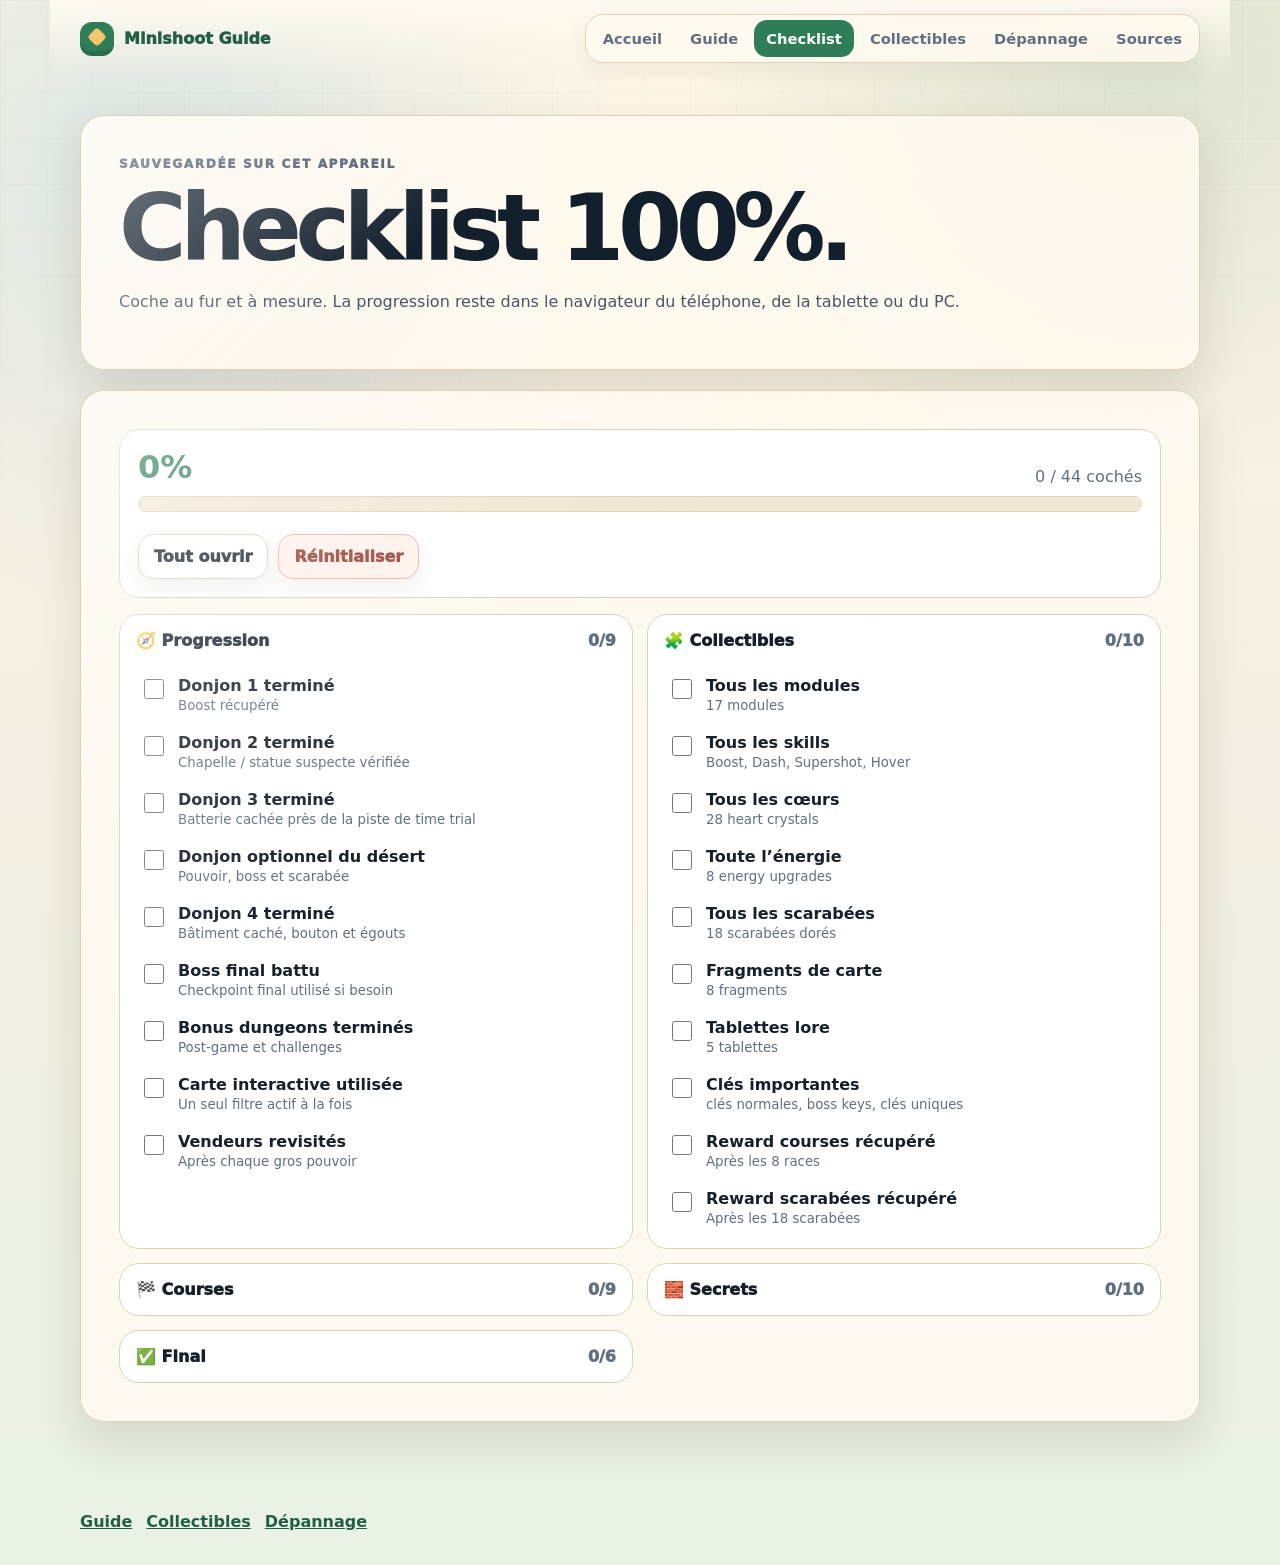
<file: checklist.html>
<!doctype html>
<html lang="fr">
<head>
  <meta charset="utf-8">
  <meta name="viewport" content="width=device-width, initial-scale=1, viewport-fit=cover">
  <meta name="theme-color" content="#07121f">
  <title>Checklist 100% — Minishoot Guide FR</title>
  <link rel="stylesheet" href="assets/site.css">
  <link rel="stylesheet" href="assets/site-extra.css">
</head>
<body>
  <div class="page-glow" aria-hidden="true"></div>
  <header class="site-header">
    <a class="logo" href="index.html"><span></span>Minishoot Guide</a>
    <button class="menu-button" type="button" aria-label="Menu" aria-expanded="false">☰</button>
    <nav class="site-nav">
      <a href="index.html">Accueil</a><a href="guide.html">Guide</a><a class="active" href="checklist.html">Checklist</a><a href="collectibles.html">Collectibles</a><a href="depannage.html">Dépannage</a><a href="sources.html">Sources</a>
    </nav>
  </header>
  <main>
    <section class="page-hero reveal">
      <p class="tag">Sauvegardée sur cet appareil</p>
      <h1>Checklist 100%.</h1>
      <p>Coche au fur et à mesure. La progression reste dans le navigateur du téléphone, de la tablette ou du PC.</p>
    </section>

    <section class="section reveal">
      <div class="progress-panel">
        <div><strong id="progressText">0%</strong><span id="progressCount">0 / 0 cochés</span></div>
        <div class="progress"><span id="progressBar"></span></div>
        <div class="actions"><button id="expandAll" type="button">Tout ouvrir</button><button id="resetChecklist" class="danger" type="button">Réinitialiser</button></div>
      </div>
      <div id="checklistRoot" class="checklist-grid"></div>
    </section>
  </main>
  <footer class="site-footer"><a href="guide.html">Guide</a><a href="collectibles.html">Collectibles</a><a href="depannage.html">Dépannage</a></footer>
  <script src="assets/site.js" defer></script>
</body>
</html>
</file>
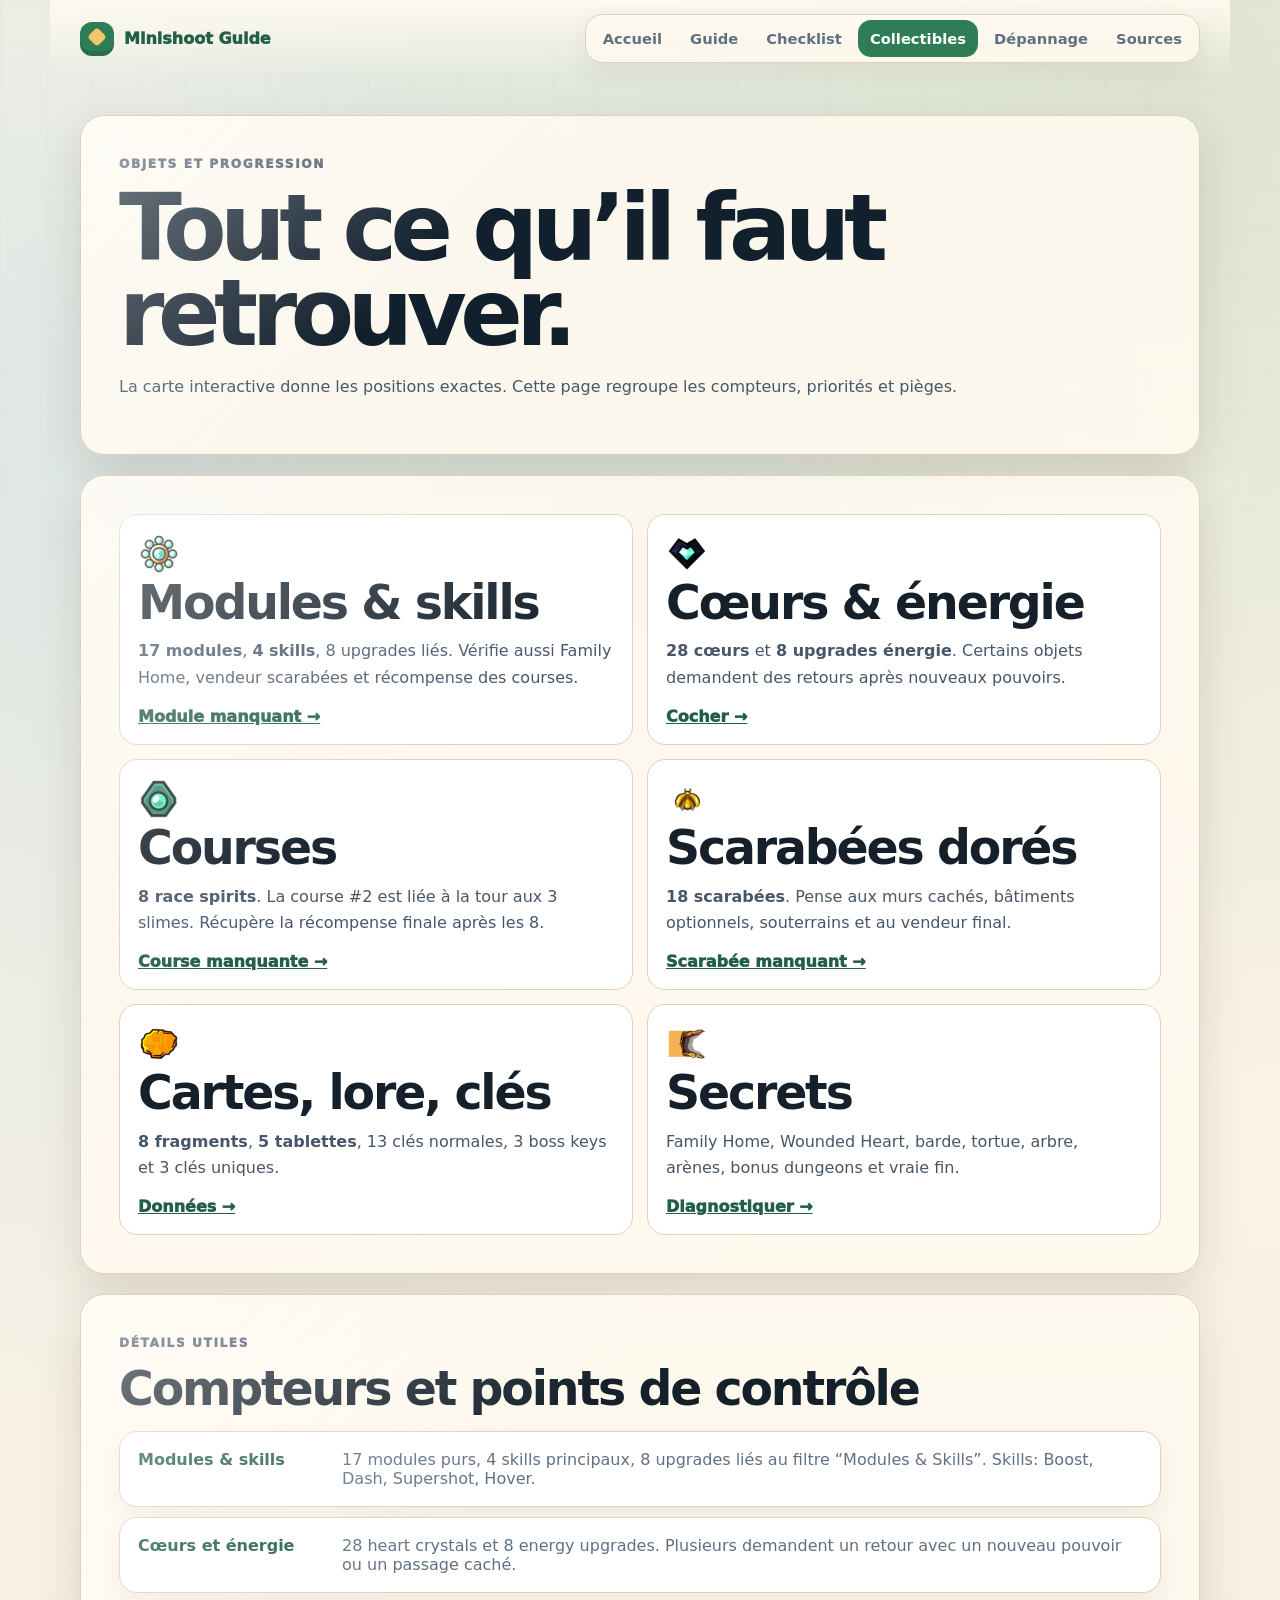
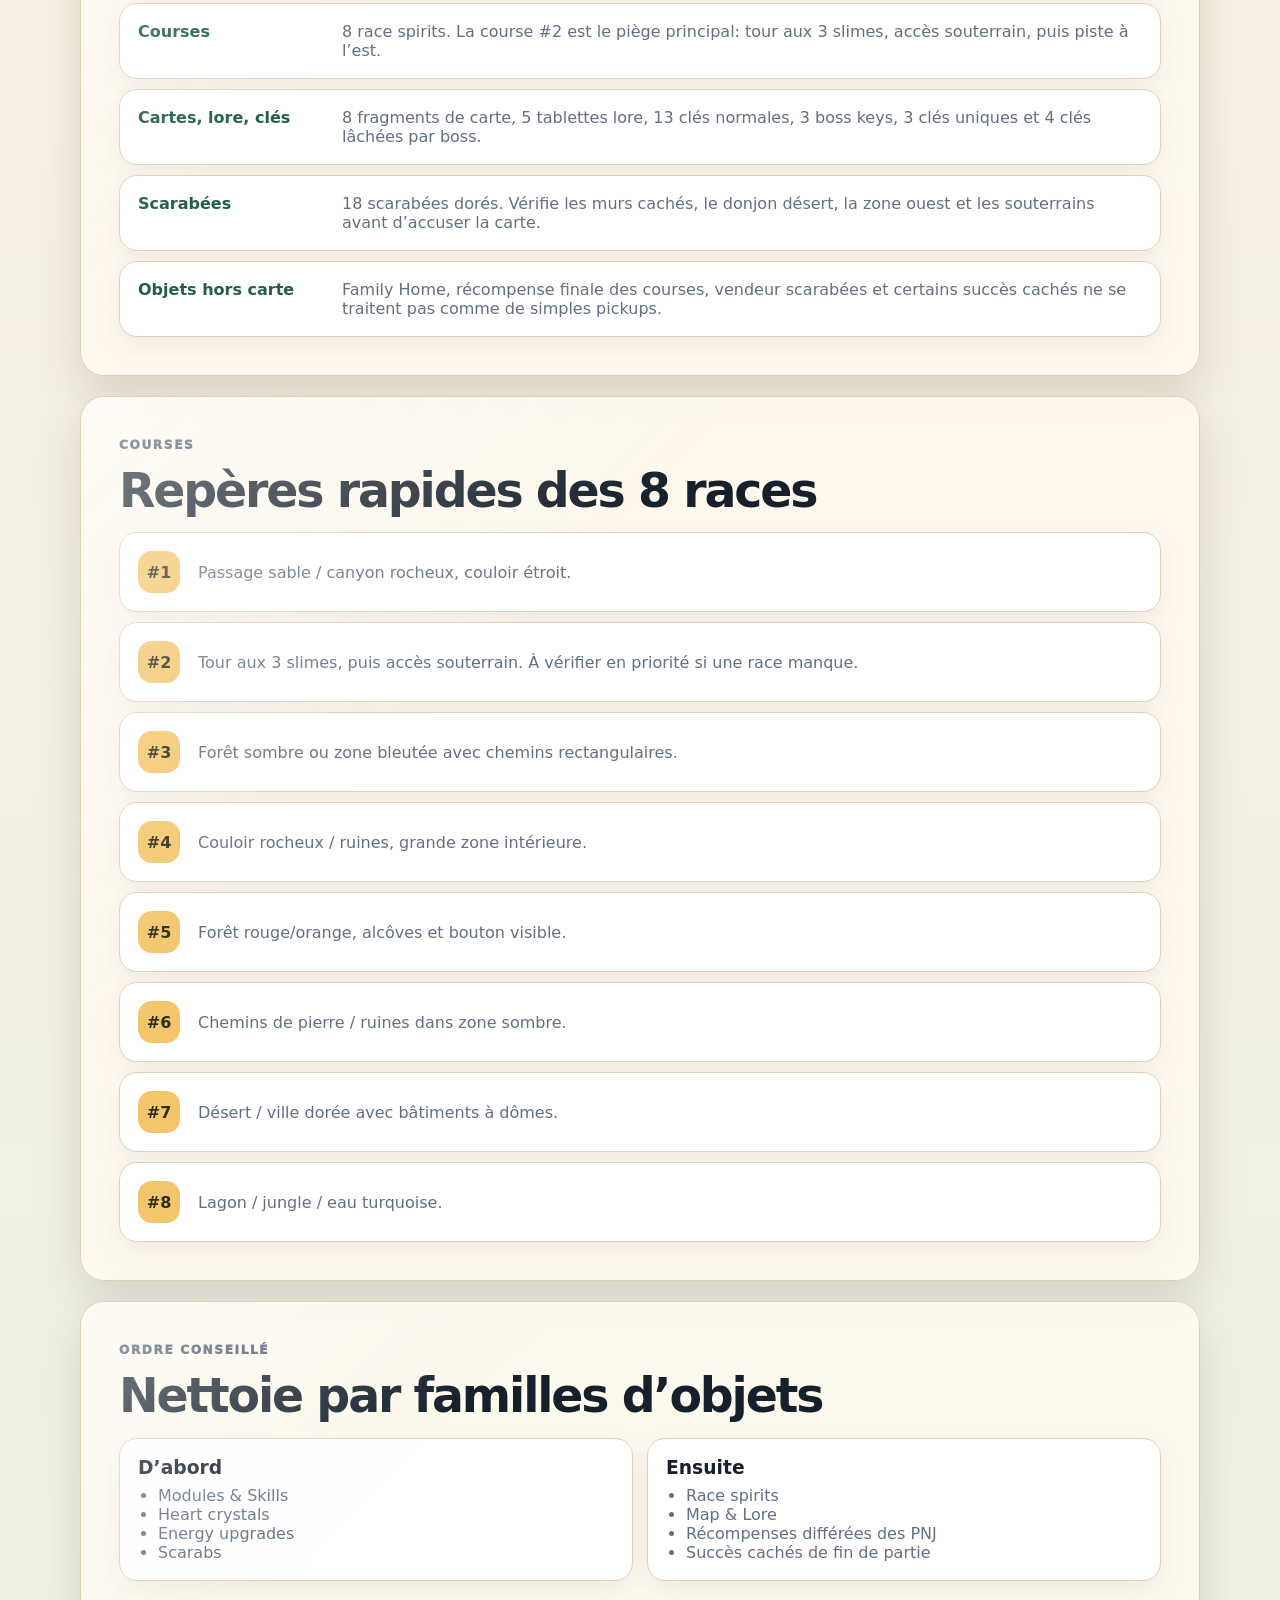
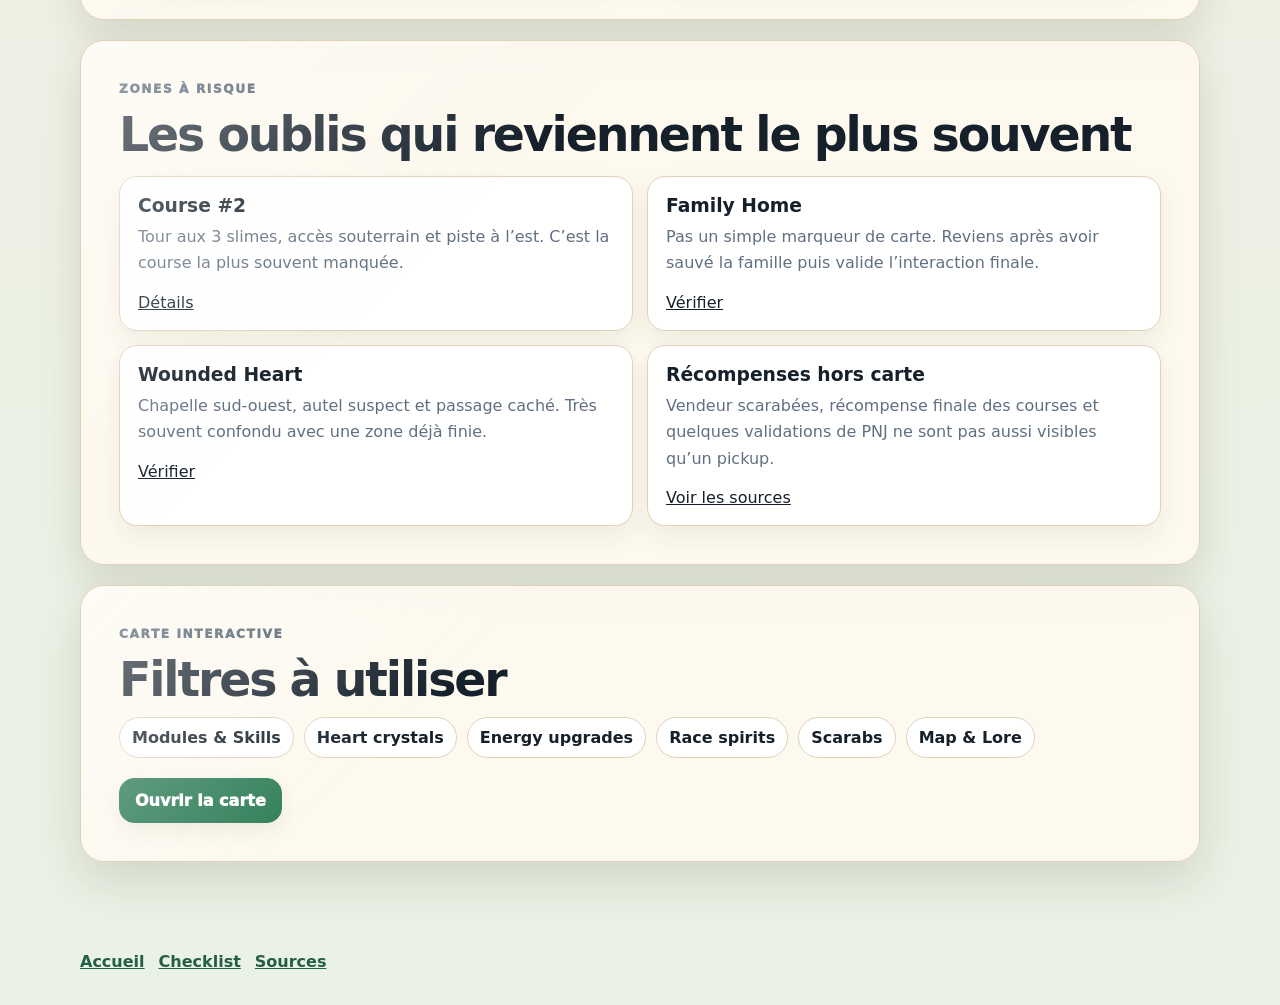
<file: collectibles.html>
<!doctype html>
<html lang="fr">
<head>
  <meta charset="utf-8">
  <meta name="viewport" content="width=device-width, initial-scale=1, viewport-fit=cover">
  <meta name="theme-color" content="#07121f">
  <title>Collectibles — Minishoot Guide FR</title>
  <link rel="stylesheet" href="assets/site.css">
  <link rel="stylesheet" href="assets/site-extra.css">
</head>
<body>
  <div class="page-glow" aria-hidden="true"></div>
  <header class="site-header">
    <a class="logo" href="index.html"><span></span>Minishoot Guide</a>
    <button class="menu-button" type="button" aria-label="Menu" aria-expanded="false">☰</button>
    <nav class="site-nav">
      <a href="index.html">Accueil</a><a href="guide.html">Guide</a><a href="checklist.html">Checklist</a><a class="active" href="collectibles.html">Collectibles</a><a href="depannage.html">Dépannage</a><a href="sources.html">Sources</a>
    </nav>
  </header>
  <main>
    <section class="page-hero reveal"><p class="tag">Objets et progression</p><h1>Tout ce qu’il faut retrouver.</h1><p>La carte interactive donne les positions exactes. Cette page regroupe les compteurs, priorités et pièges.</p></section>

    <section class="section reveal"><div class="collection-grid stagger">
      <article id="modules"><img class="icon" src="docs/assets/map-icons/module.png" alt=""><h2>Modules & skills</h2><p><strong>17 modules</strong>, <strong>4 skills</strong>, 8 upgrades liés. Vérifie aussi Family Home, vendeur scarabées et récompense des courses.</p><a href="depannage.html#module">Module manquant →</a></article>
      <article><img class="icon" src="docs/assets/map-icons/heart-crystal.png" alt=""><h2>Cœurs & énergie</h2><p><strong>28 cœurs</strong> et <strong>8 upgrades énergie</strong>. Certains objets demandent des retours après nouveaux pouvoirs.</p><a href="checklist.html">Cocher →</a></article>
      <article id="courses"><img class="icon" src="docs/assets/map-icons/race-spirit.png" alt=""><h2>Courses</h2><p><strong>8 race spirits</strong>. La course #2 est liée à la tour aux 3 slimes. Récupère la récompense finale après les 8.</p><a href="depannage.html#course">Course manquante →</a></article>
      <article id="scarabees"><img class="icon" src="docs/assets/map-icons/golden-scarab.png" alt=""><h2>Scarabées dorés</h2><p><strong>18 scarabées</strong>. Pense aux murs cachés, bâtiments optionnels, souterrains et au vendeur final.</p><a href="depannage.html#scarabee">Scarabée manquant →</a></article>
      <article><img class="icon" src="docs/assets/map-icons/map-piece.png" alt=""><h2>Cartes, lore, clés</h2><p><strong>8 fragments</strong>, <strong>5 tablettes</strong>, 13 clés normales, 3 boss keys et 3 clés uniques.</p><a href="sources.html">Données →</a></article>
      <article><img class="icon" src="docs/assets/map-icons/tunnel.png" alt=""><h2>Secrets</h2><p>Family Home, Wounded Heart, barde, tortue, arbre, arènes, bonus dungeons et vraie fin.</p><a href="depannage.html">Diagnostiquer →</a></article>
    </div></section>

    <section class="section reveal">
      <div class="section-title">
        <p class="tag">Détails utiles</p>
        <h2>Compteurs et points de contrôle</h2>
      </div>
      <div class="data-list">
        <article><strong>Modules & skills</strong><span>17 modules purs, 4 skills principaux, 8 upgrades liés au filtre “Modules & Skills”. Skills: Boost, Dash, Supershot, Hover.</span></article>
        <article><strong>Cœurs et énergie</strong><span>28 heart crystals et 8 energy upgrades. Plusieurs demandent un retour avec un nouveau pouvoir ou un passage caché.</span></article>
        <article><strong>Courses</strong><span>8 race spirits. La course #2 est le piège principal: tour aux 3 slimes, accès souterrain, puis piste à l’est.</span></article>
        <article><strong>Cartes, lore, clés</strong><span>8 fragments de carte, 5 tablettes lore, 13 clés normales, 3 boss keys, 3 clés uniques et 4 clés lâchées par boss.</span></article>
        <article><strong>Scarabées</strong><span>18 scarabées dorés. Vérifie les murs cachés, le donjon désert, la zone ouest et les souterrains avant d’accuser la carte.</span></article>
        <article><strong>Objets hors carte</strong><span>Family Home, récompense finale des courses, vendeur scarabées et certains succès cachés ne se traitent pas comme de simples pickups.</span></article>
      </div>
    </section>

    <section class="section reveal">
      <div class="section-title">
        <p class="tag">Courses</p>
        <h2>Repères rapides des 8 races</h2>
      </div>
      <div class="race-list">
        <article><b>#1</b><span>Passage sable / canyon rocheux, couloir étroit.</span></article>
        <article><b>#2</b><span>Tour aux 3 slimes, puis accès souterrain. À vérifier en priorité si une race manque.</span></article>
        <article><b>#3</b><span>Forêt sombre ou zone bleutée avec chemins rectangulaires.</span></article>
        <article><b>#4</b><span>Couloir rocheux / ruines, grande zone intérieure.</span></article>
        <article><b>#5</b><span>Forêt rouge/orange, alcôves et bouton visible.</span></article>
        <article><b>#6</b><span>Chemins de pierre / ruines dans zone sombre.</span></article>
        <article><b>#7</b><span>Désert / ville dorée avec bâtiments à dômes.</span></article>
        <article><b>#8</b><span>Lagon / jungle / eau turquoise.</span></article>
      </div>
    </section>

    <section class="section reveal">
      <div class="section-title">
        <p class="tag">Ordre conseillé</p>
        <h2>Nettoie par familles d’objets</h2>
      </div>
      <div class="bullet-panels stagger">
        <article class="bullet-card">
          <h3>D’abord</h3>
          <ul>
            <li>Modules & Skills</li>
            <li>Heart crystals</li>
            <li>Energy upgrades</li>
            <li>Scarabs</li>
          </ul>
        </article>
        <article class="bullet-card">
          <h3>Ensuite</h3>
          <ul>
            <li>Race spirits</li>
            <li>Map & Lore</li>
            <li>Récompenses différées des PNJ</li>
            <li>Succès cachés de fin de partie</li>
          </ul>
        </article>
      </div>
    </section>

    <section class="section reveal">
      <div class="section-title">
        <p class="tag">Zones à risque</p>
        <h2>Les oublis qui reviennent le plus souvent</h2>
      </div>
      <div class="info-grid stagger">
        <article class="info-card">
          <h3>Course #2</h3>
          <p>Tour aux 3 slimes, accès souterrain et piste à l’est. C’est la course la plus souvent manquée.</p>
          <a href="depannage.html#course">Détails</a>
        </article>
        <article class="info-card">
          <h3>Family Home</h3>
          <p>Pas un simple marqueur de carte. Reviens après avoir sauvé la famille puis valide l’interaction finale.</p>
          <a href="depannage.html#family">Vérifier</a>
        </article>
        <article class="info-card">
          <h3>Wounded Heart</h3>
          <p>Chapelle sud-ouest, autel suspect et passage caché. Très souvent confondu avec une zone déjà finie.</p>
          <a href="depannage.html#wounded">Vérifier</a>
        </article>
        <article class="info-card">
          <h3>Récompenses hors carte</h3>
          <p>Vendeur scarabées, récompense finale des courses et quelques validations de PNJ ne sont pas aussi visibles qu’un pickup.</p>
          <a href="sources.html">Voir les sources</a>
        </article>
      </div>
    </section>

    <section class="section reveal"><p class="tag">Carte interactive</p><h2>Filtres à utiliser</h2><div class="filter-list"><b>Modules & Skills</b><b>Heart crystals</b><b>Energy upgrades</b><b>Race spirits</b><b>Scarabs</b><b>Map & Lore</b></div><a class="button primary" href="https://minishoot-map.github.io/" target="_blank" rel="noreferrer">Ouvrir la carte</a></section>
  </main>
  <footer class="site-footer"><a href="index.html">Accueil</a><a href="checklist.html">Checklist</a><a href="sources.html">Sources</a></footer>
  <script src="assets/site.js" defer></script>
</body>
</html>
</file>
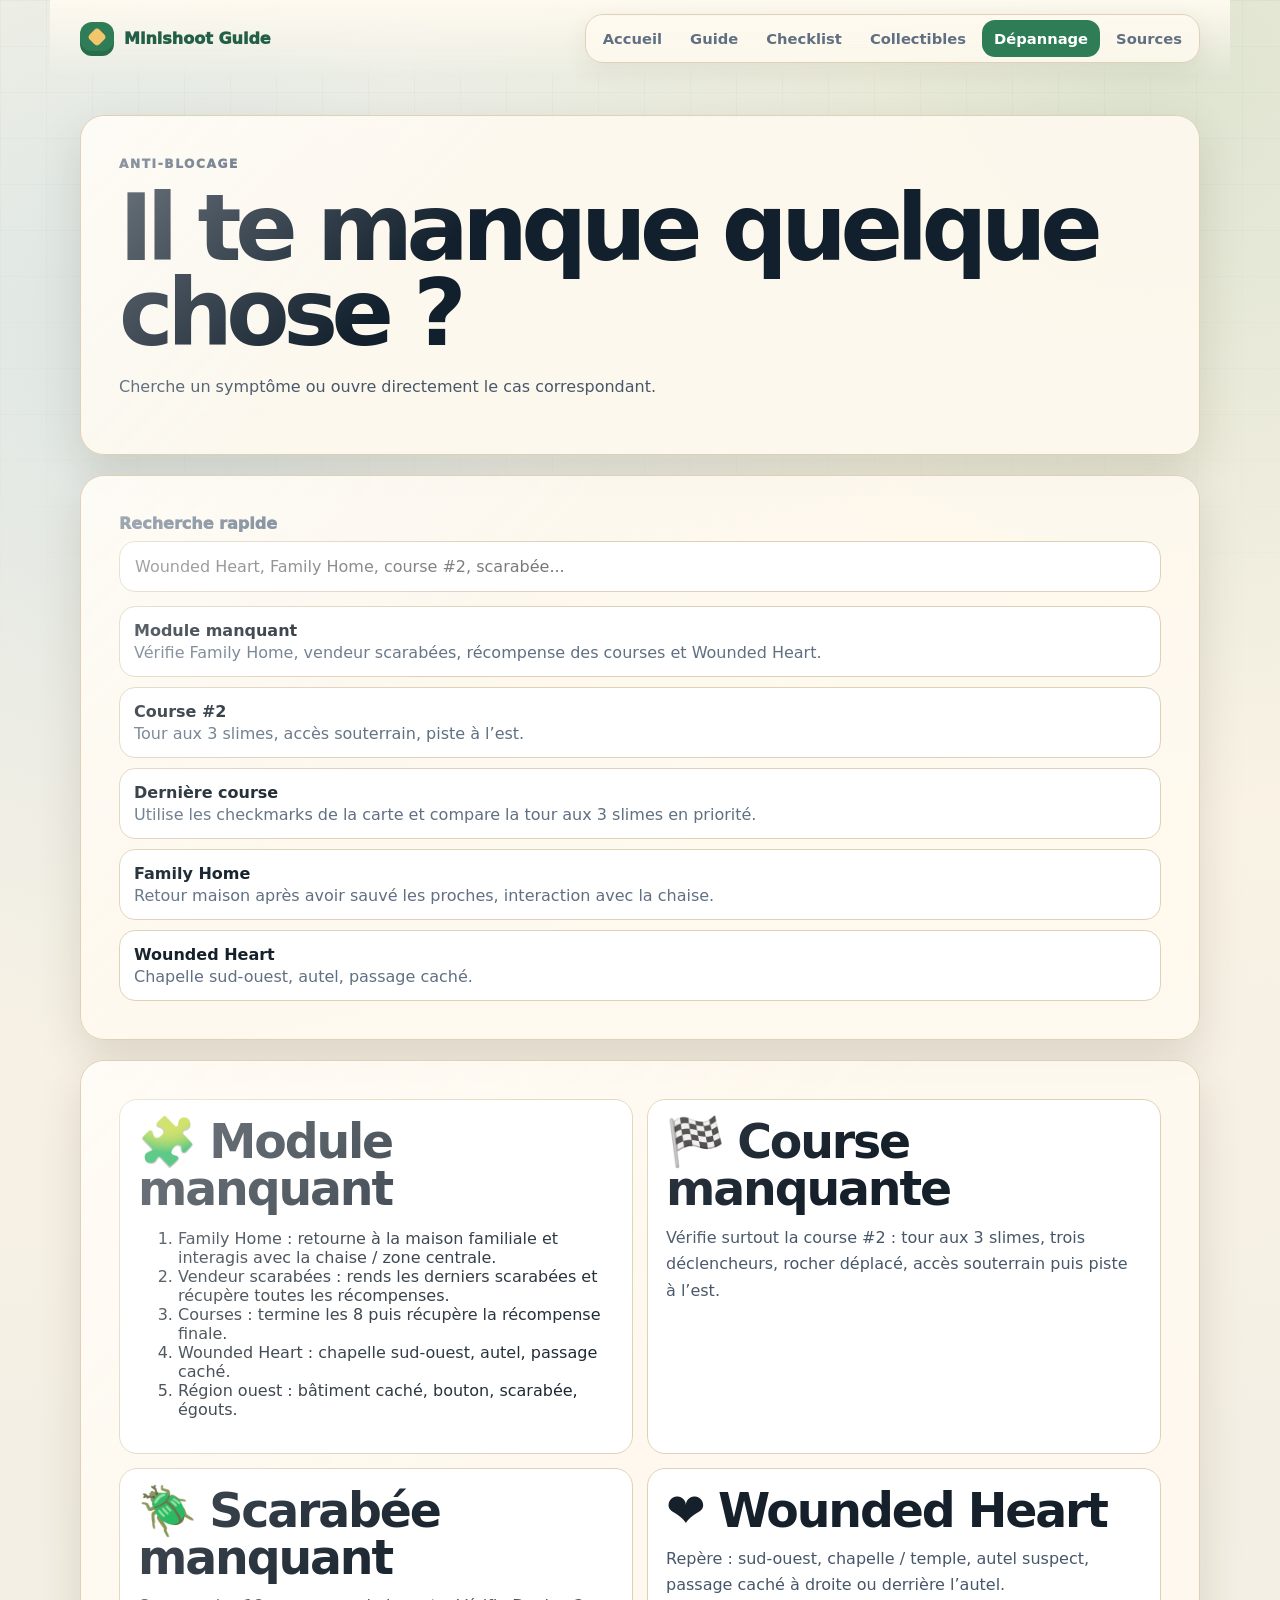
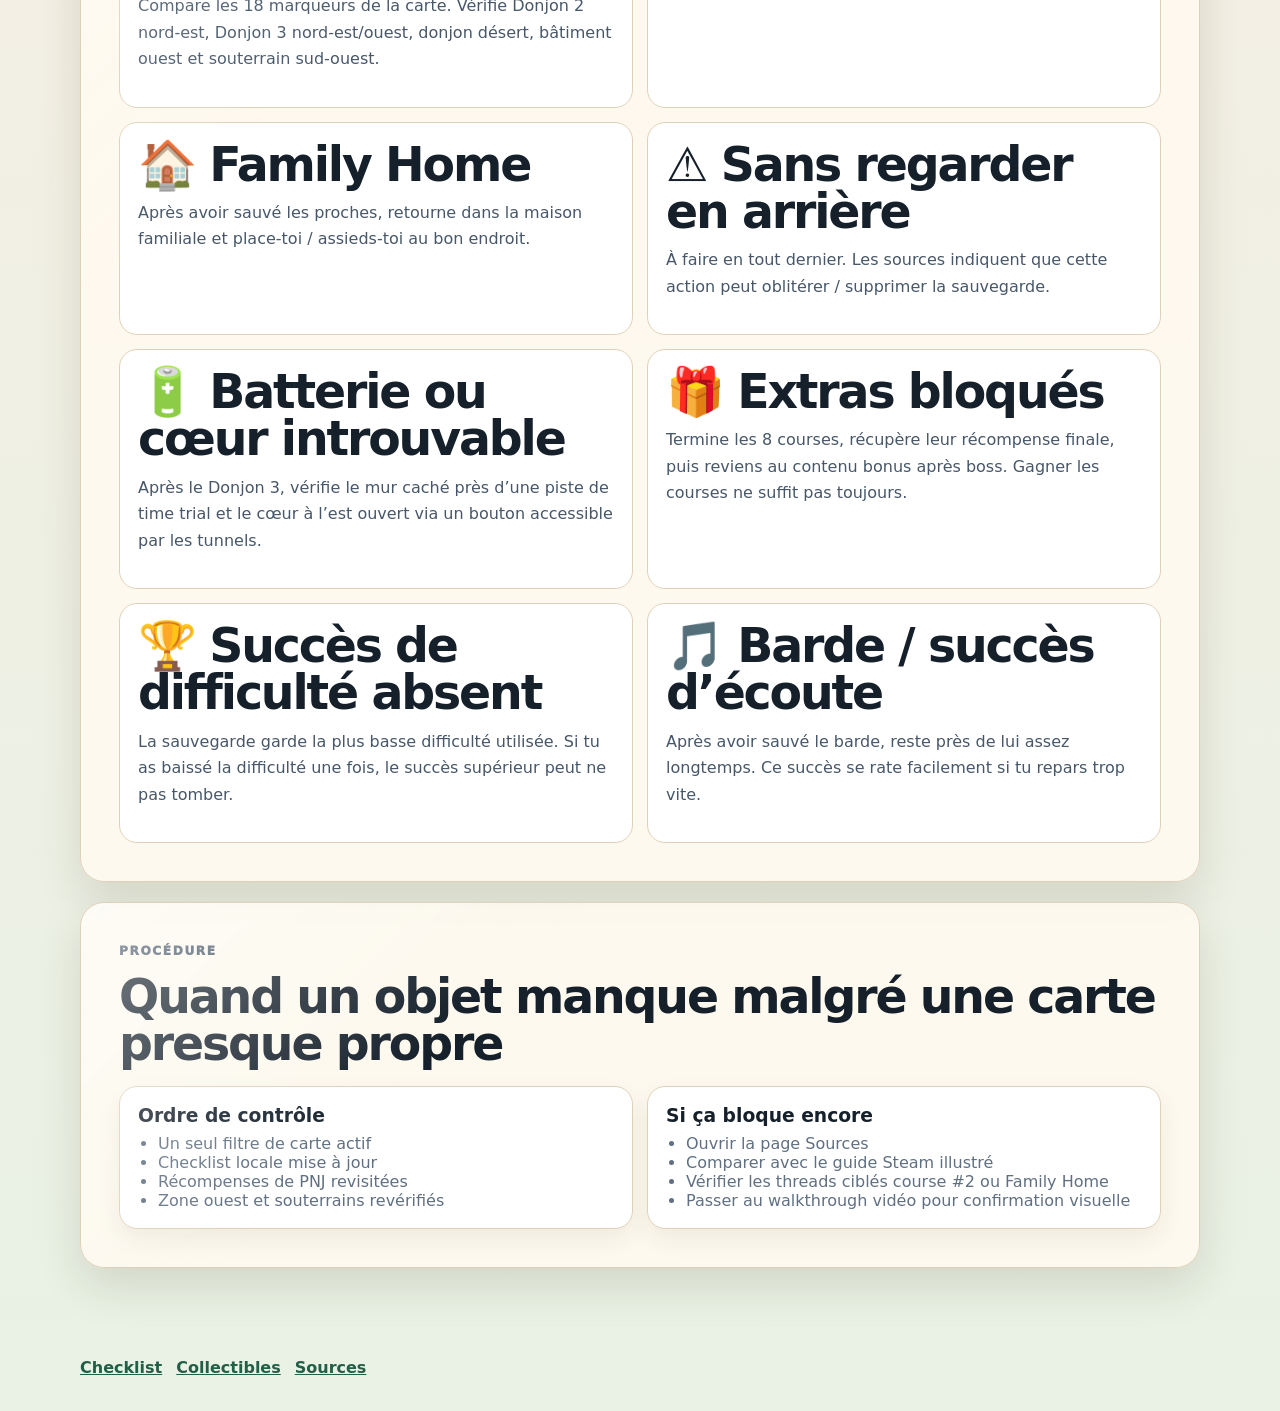
<file: depannage.html>
<!doctype html>
<html lang="fr">
<head>
  <meta charset="utf-8">
  <meta name="viewport" content="width=device-width, initial-scale=1, viewport-fit=cover">
  <meta name="theme-color" content="#07121f">
  <title>Dépannage — Minishoot Guide FR</title>
  <link rel="stylesheet" href="assets/site.css">
  <link rel="stylesheet" href="assets/site-extra.css">
</head>
<body>
  <div class="page-glow" aria-hidden="true"></div>
  <header class="site-header"><a class="logo" href="index.html"><span></span>Minishoot Guide</a><button class="menu-button" type="button" aria-label="Menu" aria-expanded="false">☰</button><nav class="site-nav"><a href="index.html">Accueil</a><a href="guide.html">Guide</a><a href="checklist.html">Checklist</a><a href="collectibles.html">Collectibles</a><a class="active" href="depannage.html">Dépannage</a><a href="sources.html">Sources</a></nav></header>
  <main>
    <section class="page-hero reveal"><p class="tag">Anti-blocage</p><h1>Il te manque quelque chose ?</h1><p>Cherche un symptôme ou ouvre directement le cas correspondant.</p></section>

    <section class="section reveal"><div class="search-box"><label for="quickSearch">Recherche rapide</label><input id="quickSearch" type="search" placeholder="Wounded Heart, Family Home, course #2, scarabée..."></div><div id="searchResults" class="results"></div></section>

    <section class="section reveal"><div class="problem-grid">
      <article id="module"><h2>🧩 Module manquant</h2><ol><li>Family Home : retourne à la maison familiale et interagis avec la chaise / zone centrale.</li><li>Vendeur scarabées : rends les derniers scarabées et récupère toutes les récompenses.</li><li>Courses : termine les 8 puis récupère la récompense finale.</li><li>Wounded Heart : chapelle sud-ouest, autel, passage caché.</li><li>Région ouest : bâtiment caché, bouton, scarabée, égouts.</li></ol></article>
      <article id="course"><h2>🏁 Course manquante</h2><p>Vérifie surtout la course #2 : tour aux 3 slimes, trois déclencheurs, rocher déplacé, accès souterrain puis piste à l’est.</p></article>
      <article id="scarabee"><h2>🪲 Scarabée manquant</h2><p>Compare les 18 marqueurs de la carte. Vérifie Donjon 2 nord-est, Donjon 3 nord-est/ouest, donjon désert, bâtiment ouest et souterrain sud-ouest.</p></article>
      <article id="wounded"><h2>❤️ Wounded Heart</h2><p>Repère : sud-ouest, chapelle / temple, autel suspect, passage caché à droite ou derrière l’autel.</p></article>
      <article id="family"><h2>🏠 Family Home</h2><p>Après avoir sauvé les proches, retourne dans la maison familiale et place-toi / assieds-toi au bon endroit.</p></article>
      <article id="final"><h2>⚠️ Sans regarder en arrière</h2><p>À faire en tout dernier. Les sources indiquent que cette action peut oblitérer / supprimer la sauvegarde.</p></article>
      <article id="battery"><h2>🔋 Batterie ou cœur introuvable</h2><p>Après le Donjon 3, vérifie le mur caché près d’une piste de time trial et le cœur à l’est ouvert via un bouton accessible par les tunnels.</p></article>
      <article id="extras"><h2>🎁 Extras bloqués</h2><p>Termine les 8 courses, récupère leur récompense finale, puis reviens au contenu bonus après boss. Gagner les courses ne suffit pas toujours.</p></article>
      <article id="difficulty"><h2>🏆 Succès de difficulté absent</h2><p>La sauvegarde garde la plus basse difficulté utilisée. Si tu as baissé la difficulté une fois, le succès supérieur peut ne pas tomber.</p></article>
      <article id="bard"><h2>🎵 Barde / succès d’écoute</h2><p>Après avoir sauvé le barde, reste près de lui assez longtemps. Ce succès se rate facilement si tu repars trop vite.</p></article>
    </div></section>

    <section class="section reveal">
      <div class="section-title">
        <p class="tag">Procédure</p>
        <h2>Quand un objet manque malgré une carte presque propre</h2>
      </div>
      <div class="bullet-panels stagger">
        <article class="bullet-card">
          <h3>Ordre de contrôle</h3>
          <ul>
            <li>Un seul filtre de carte actif</li>
            <li>Checklist locale mise à jour</li>
            <li>Récompenses de PNJ revisitées</li>
            <li>Zone ouest et souterrains revérifiés</li>
          </ul>
        </article>
        <article class="bullet-card">
          <h3>Si ça bloque encore</h3>
          <ul>
            <li>Ouvrir la page Sources</li>
            <li>Comparer avec le guide Steam illustré</li>
            <li>Vérifier les threads ciblés course #2 ou Family Home</li>
            <li>Passer au walkthrough vidéo pour confirmation visuelle</li>
          </ul>
        </article>
      </div>
    </section>
  </main>
  <footer class="site-footer"><a href="checklist.html">Checklist</a><a href="collectibles.html">Collectibles</a><a href="sources.html">Sources</a></footer>
  <script src="assets/site.js" defer></script>
</body>
</html>
</file>
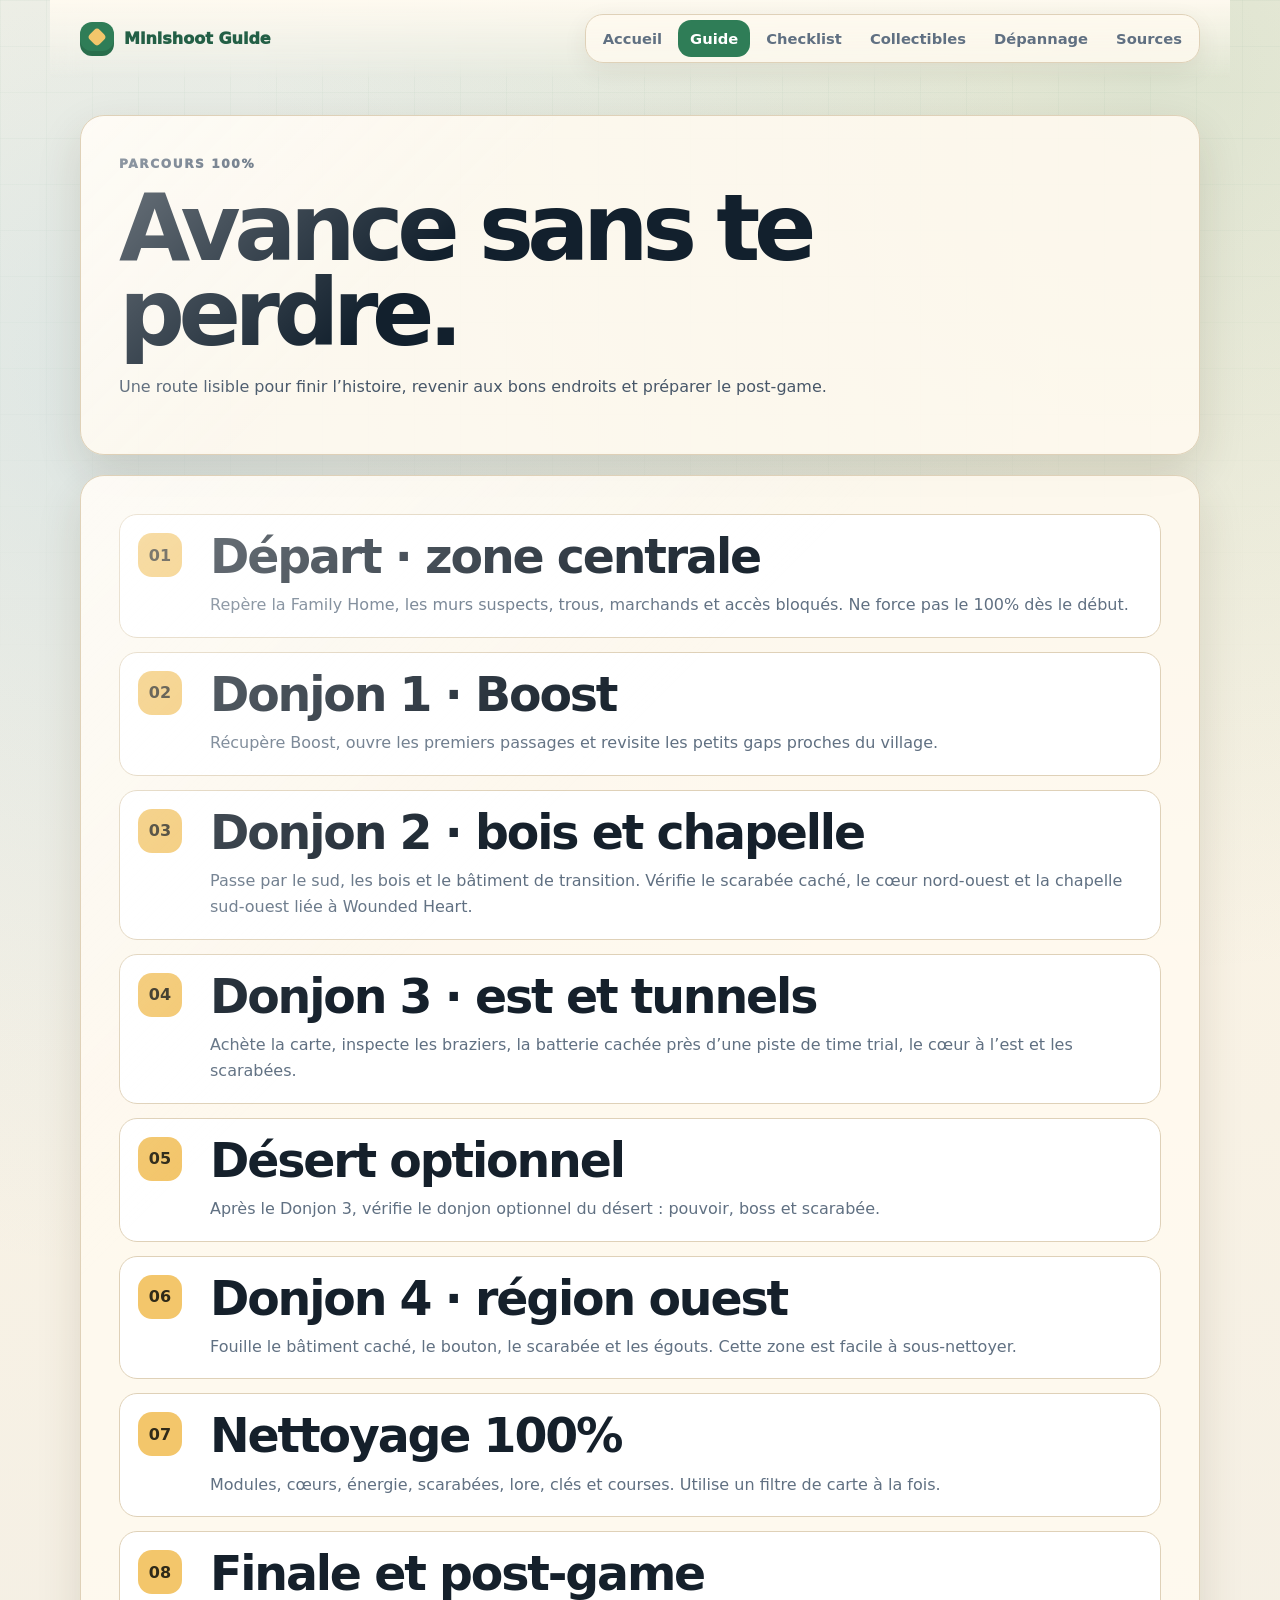
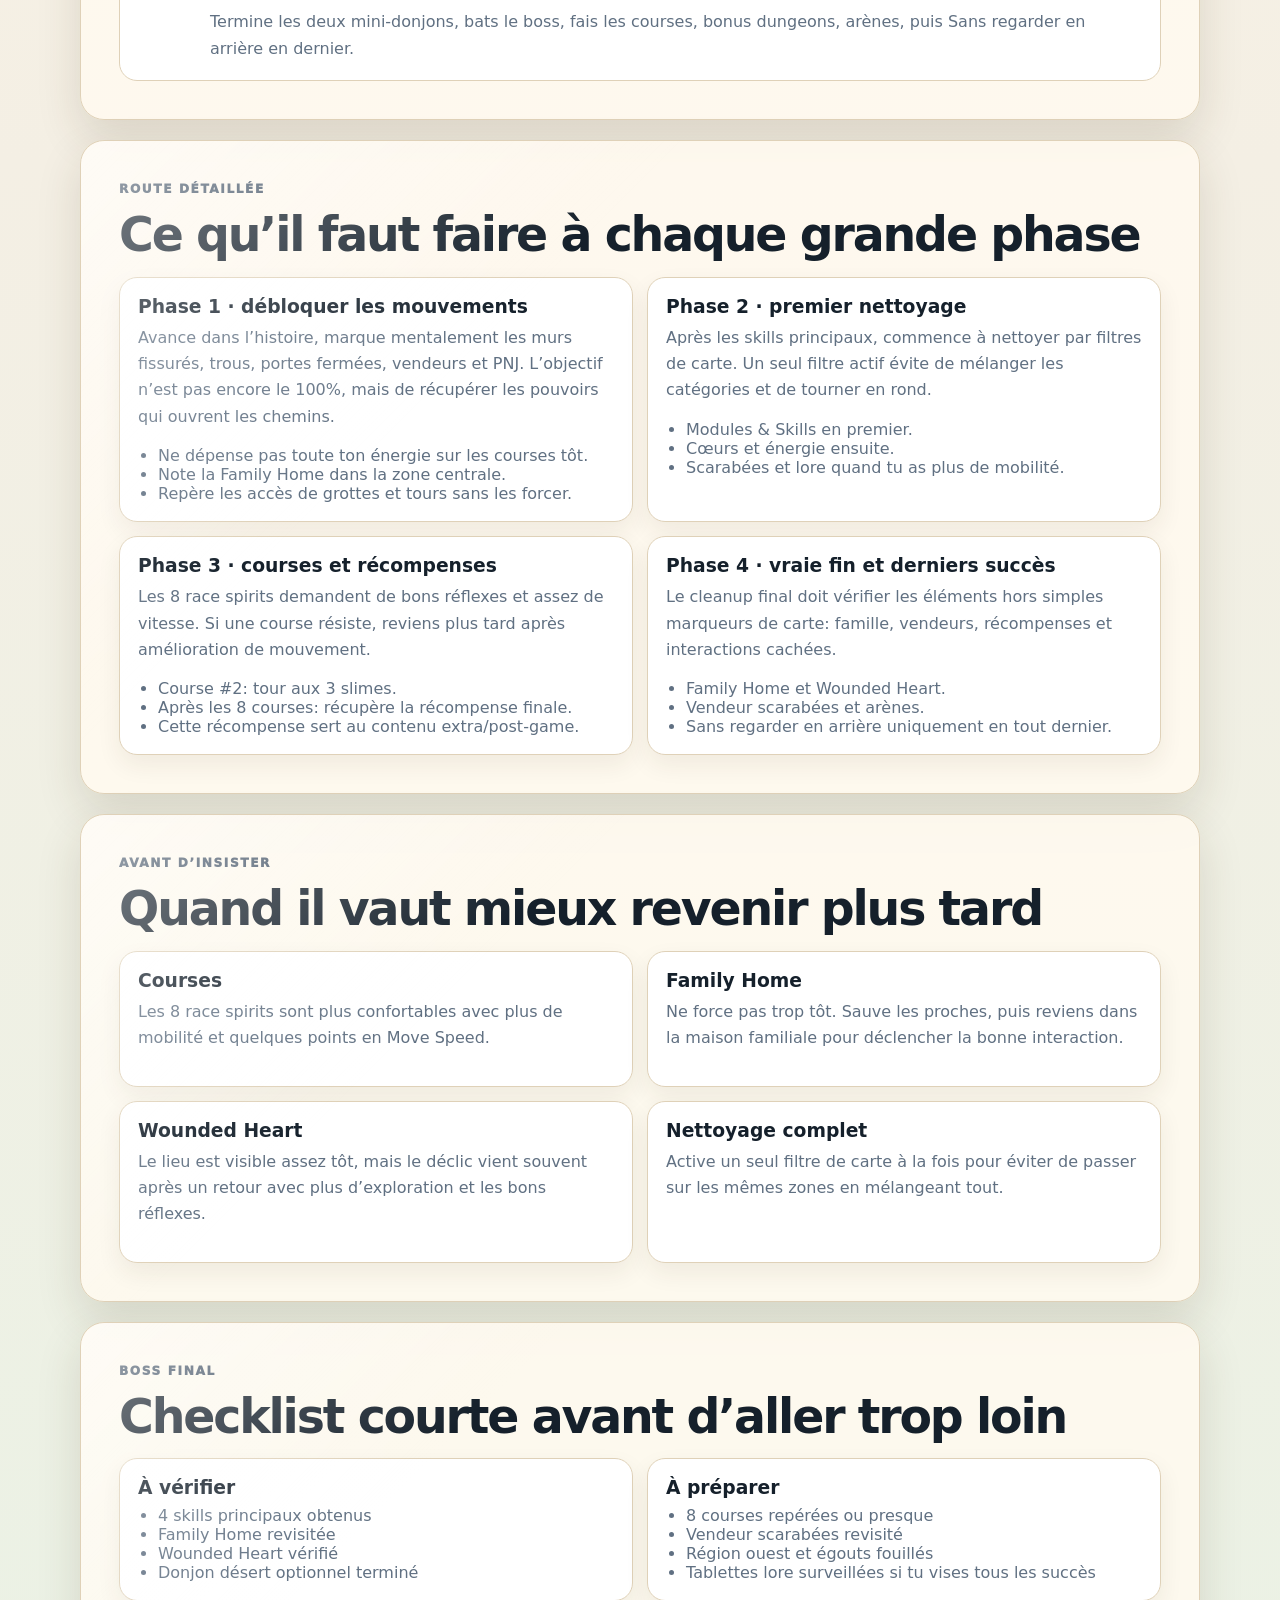
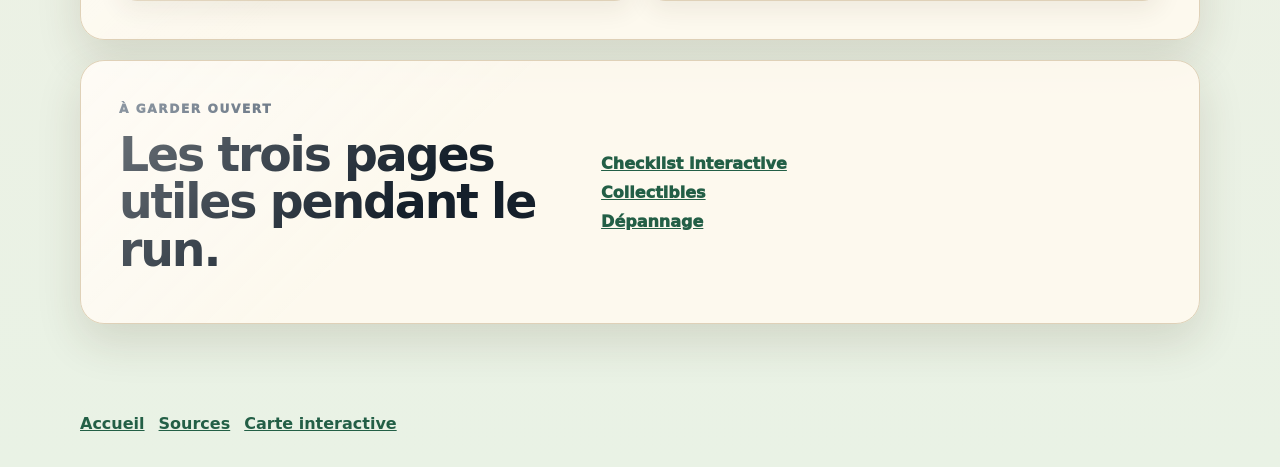
<file: guide.html>
<!doctype html>
<html lang="fr">
<head>
  <meta charset="utf-8">
  <meta name="viewport" content="width=device-width, initial-scale=1, viewport-fit=cover">
  <meta name="theme-color" content="#07121f">
  <title>Parcours 100% — Minishoot Guide FR</title>
  <link rel="stylesheet" href="assets/site.css">
  <link rel="stylesheet" href="assets/site-extra.css">
</head>
<body>
  <div class="page-glow" aria-hidden="true"></div>
  <header class="site-header">
    <a class="logo" href="index.html"><span></span>Minishoot Guide</a>
    <button class="menu-button" type="button" aria-label="Menu" aria-expanded="false">☰</button>
    <nav class="site-nav">
      <a href="index.html">Accueil</a><a class="active" href="guide.html">Guide</a><a href="checklist.html">Checklist</a><a href="collectibles.html">Collectibles</a><a href="depannage.html">Dépannage</a><a href="sources.html">Sources</a>
    </nav>
  </header>
  <main>
    <section class="page-hero reveal">
      <p class="tag">Parcours 100%</p>
      <h1>Avance sans te perdre.</h1>
      <p>Une route lisible pour finir l’histoire, revenir aux bons endroits et préparer le post-game.</p>
    </section>

    <section class="section reveal">
      <div class="route-list stagger">
        <article><b>01</b><div><h2>Départ · zone centrale</h2><p>Repère la Family Home, les murs suspects, trous, marchands et accès bloqués. Ne force pas le 100% dès le début.</p></div></article>
        <article><b>02</b><div><h2>Donjon 1 · Boost</h2><p>Récupère Boost, ouvre les premiers passages et revisite les petits gaps proches du village.</p></div></article>
        <article><b>03</b><div><h2>Donjon 2 · bois et chapelle</h2><p>Passe par le sud, les bois et le bâtiment de transition. Vérifie le scarabée caché, le cœur nord-ouest et la chapelle sud-ouest liée à Wounded Heart.</p></div></article>
        <article><b>04</b><div><h2>Donjon 3 · est et tunnels</h2><p>Achète la carte, inspecte les braziers, la batterie cachée près d’une piste de time trial, le cœur à l’est et les scarabées.</p></div></article>
        <article><b>05</b><div><h2>Désert optionnel</h2><p>Après le Donjon 3, vérifie le donjon optionnel du désert : pouvoir, boss et scarabée.</p></div></article>
        <article><b>06</b><div><h2>Donjon 4 · région ouest</h2><p>Fouille le bâtiment caché, le bouton, le scarabée et les égouts. Cette zone est facile à sous-nettoyer.</p></div></article>
        <article><b>07</b><div><h2>Nettoyage 100%</h2><p>Modules, cœurs, énergie, scarabées, lore, clés et courses. Utilise un filtre de carte à la fois.</p></div></article>
        <article><b>08</b><div><h2>Finale et post-game</h2><p>Termine les deux mini-donjons, bats le boss, fais les courses, bonus dungeons, arènes, puis Sans regarder en arrière en dernier.</p></div></article>
      </div>
    </section>

    <section class="section reveal">
      <div class="section-title">
        <p class="tag">Route détaillée</p>
        <h2>Ce qu’il faut faire à chaque grande phase</h2>
      </div>
      <div class="detail-grid stagger">
        <article class="detail-card"><h3>Phase 1 · débloquer les mouvements</h3><p>Avance dans l’histoire, marque mentalement les murs fissurés, trous, portes fermées, vendeurs et PNJ. L’objectif n’est pas encore le 100%, mais de récupérer les pouvoirs qui ouvrent les chemins.</p><ul><li>Ne dépense pas toute ton énergie sur les courses tôt.</li><li>Note la Family Home dans la zone centrale.</li><li>Repère les accès de grottes et tours sans les forcer.</li></ul></article>
        <article class="detail-card"><h3>Phase 2 · premier nettoyage</h3><p>Après les skills principaux, commence à nettoyer par filtres de carte. Un seul filtre actif évite de mélanger les catégories et de tourner en rond.</p><ul><li>Modules & Skills en premier.</li><li>Cœurs et énergie ensuite.</li><li>Scarabées et lore quand tu as plus de mobilité.</li></ul></article>
        <article class="detail-card"><h3>Phase 3 · courses et récompenses</h3><p>Les 8 race spirits demandent de bons réflexes et assez de vitesse. Si une course résiste, reviens plus tard après amélioration de mouvement.</p><ul><li>Course #2: tour aux 3 slimes.</li><li>Après les 8 courses: récupère la récompense finale.</li><li>Cette récompense sert au contenu extra/post-game.</li></ul></article>
        <article class="detail-card"><h3>Phase 4 · vraie fin et derniers succès</h3><p>Le cleanup final doit vérifier les éléments hors simples marqueurs de carte: famille, vendeurs, récompenses et interactions cachées.</p><ul><li>Family Home et Wounded Heart.</li><li>Vendeur scarabées et arènes.</li><li>Sans regarder en arrière uniquement en tout dernier.</li></ul></article>
      </div>
    </section>

    <section class="section reveal">
      <div class="section-title">
        <p class="tag">Avant d’insister</p>
        <h2>Quand il vaut mieux revenir plus tard</h2>
      </div>
      <div class="info-grid stagger">
        <article class="info-card">
          <h3>Courses</h3>
          <p>Les 8 race spirits sont plus confortables avec plus de mobilité et quelques points en Move Speed.</p>
        </article>
        <article class="info-card">
          <h3>Family Home</h3>
          <p>Ne force pas trop tôt. Sauve les proches, puis reviens dans la maison familiale pour déclencher la bonne interaction.</p>
        </article>
        <article class="info-card">
          <h3>Wounded Heart</h3>
          <p>Le lieu est visible assez tôt, mais le déclic vient souvent après un retour avec plus d’exploration et les bons réflexes.</p>
        </article>
        <article class="info-card">
          <h3>Nettoyage complet</h3>
          <p>Active un seul filtre de carte à la fois pour éviter de passer sur les mêmes zones en mélangeant tout.</p>
        </article>
      </div>
    </section>

    <section class="section reveal">
      <div class="section-title">
        <p class="tag">Boss final</p>
        <h2>Checklist courte avant d’aller trop loin</h2>
      </div>
      <div class="bullet-panels stagger">
        <article class="bullet-card">
          <h3>À vérifier</h3>
          <ul>
            <li>4 skills principaux obtenus</li>
            <li>Family Home revisitée</li>
            <li>Wounded Heart vérifié</li>
            <li>Donjon désert optionnel terminé</li>
          </ul>
        </article>
        <article class="bullet-card">
          <h3>À préparer</h3>
          <ul>
            <li>8 courses repérées ou presque</li>
            <li>Vendeur scarabées revisité</li>
            <li>Région ouest et égouts fouillés</li>
            <li>Tablettes lore surveillées si tu vises tous les succès</li>
          </ul>
        </article>
      </div>
    </section>

    <section class="section split reveal">
      <div><p class="tag">À garder ouvert</p><h2>Les trois pages utiles pendant le run.</h2></div>
      <div class="link-stack"><a href="checklist.html">Checklist interactive</a><a href="collectibles.html">Collectibles</a><a href="depannage.html">Dépannage</a></div>
    </section>
  </main>
  <footer class="site-footer"><a href="index.html">Accueil</a><a href="sources.html">Sources</a><a href="https://minishoot-map.github.io/" target="_blank" rel="noreferrer">Carte interactive</a></footer>
  <script src="assets/site.js" defer></script>
</body>
</html>
</file>
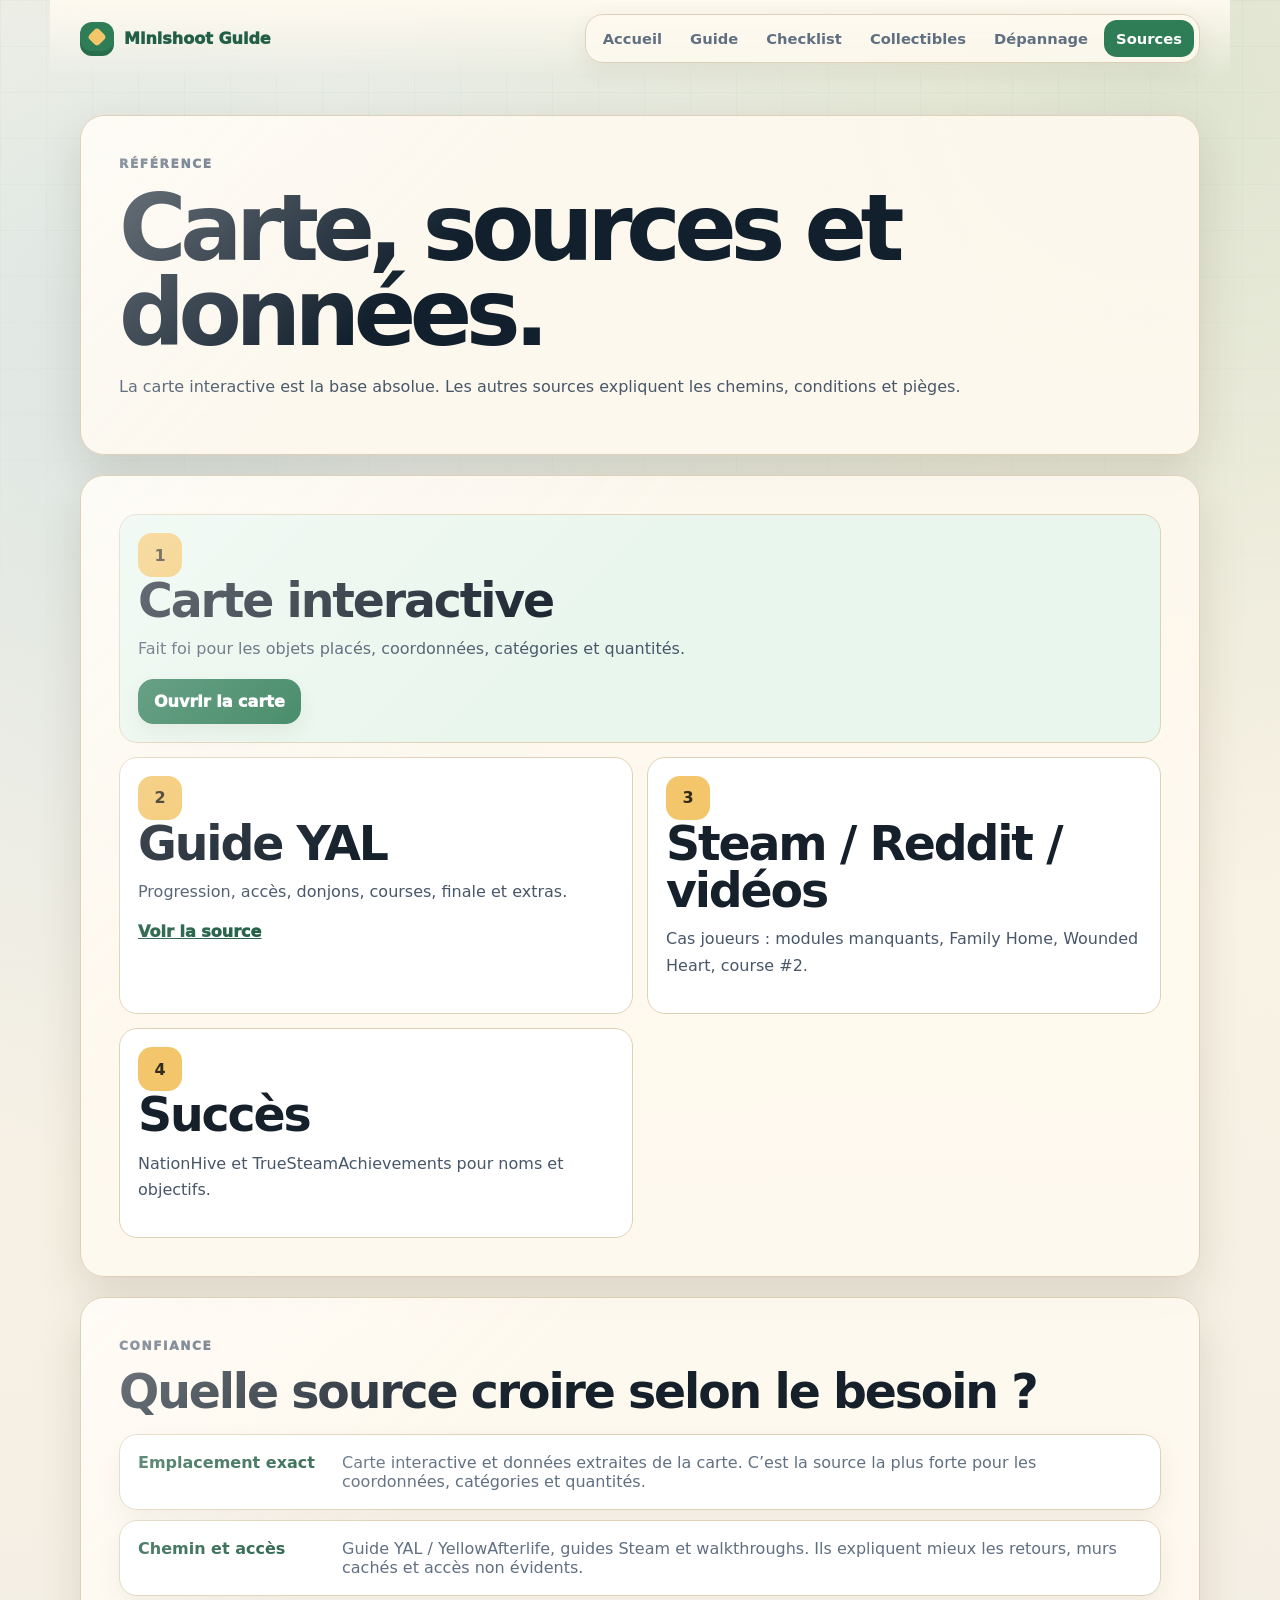
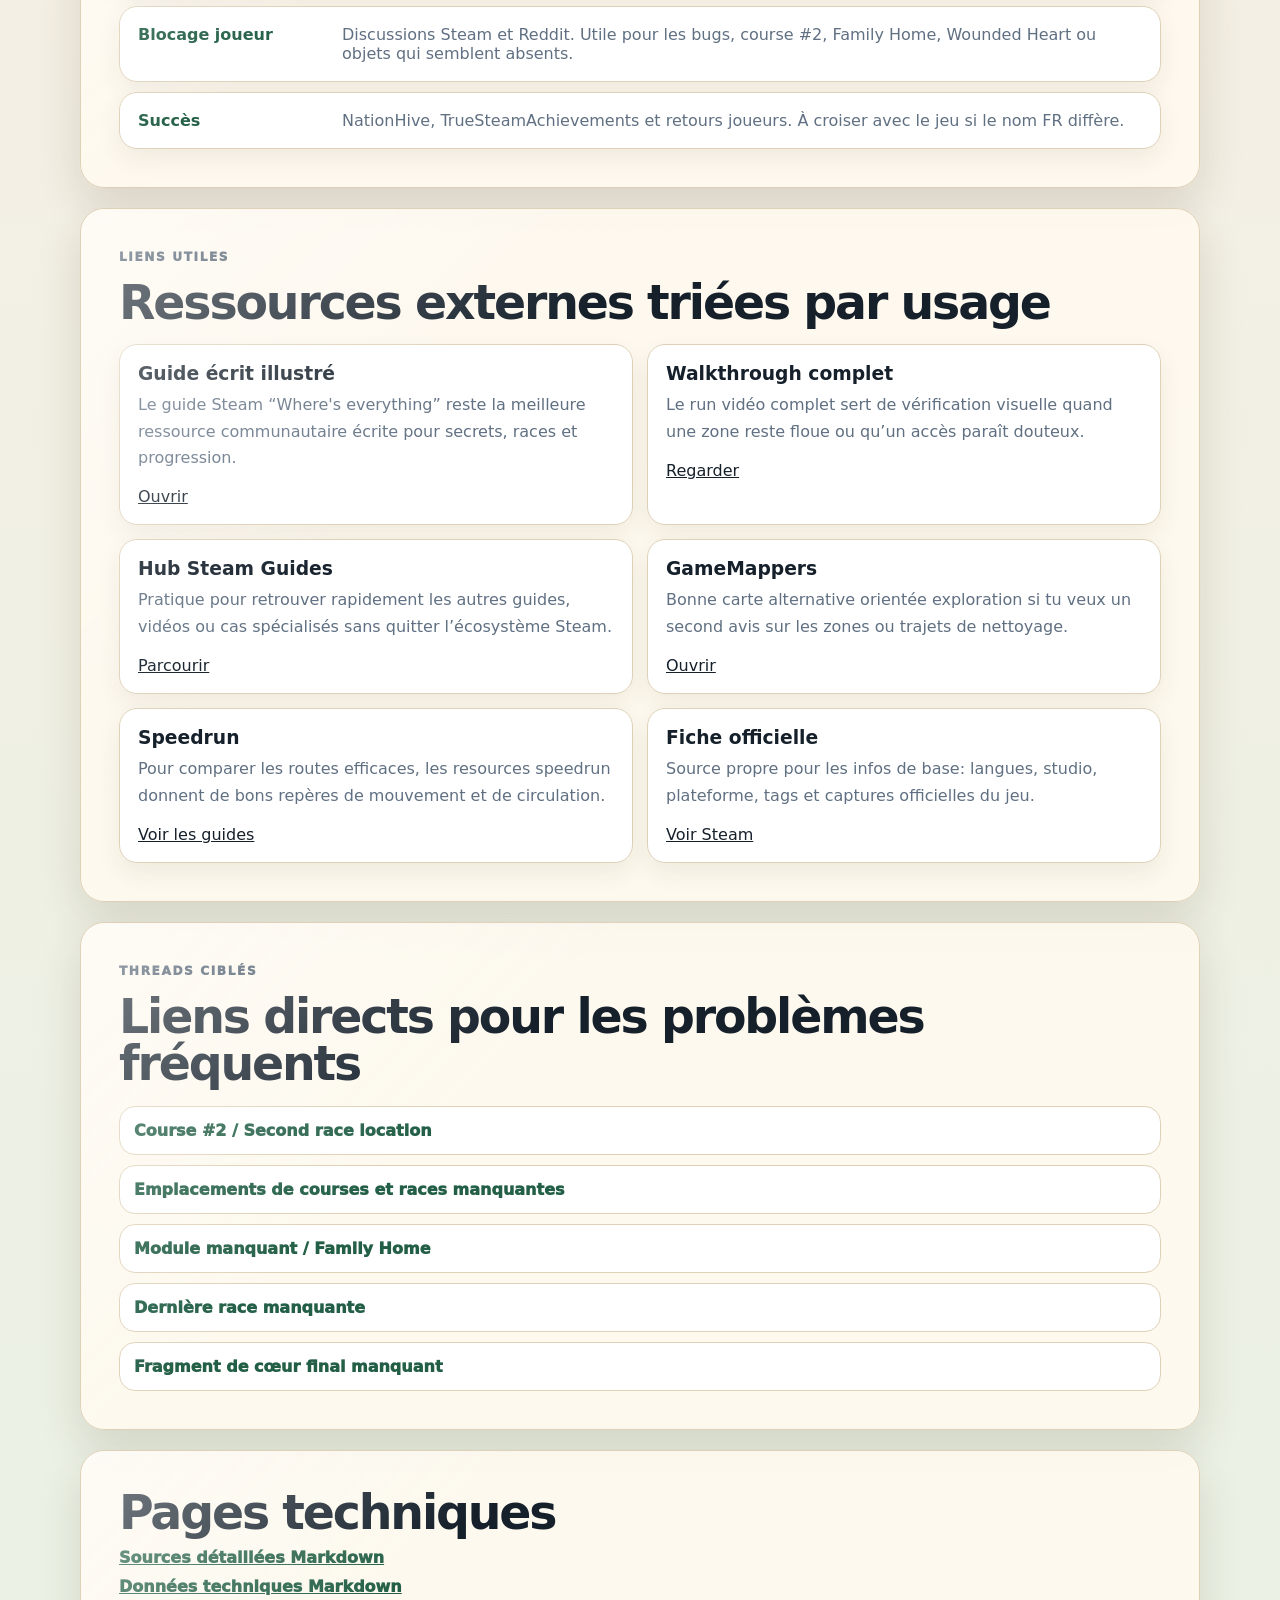
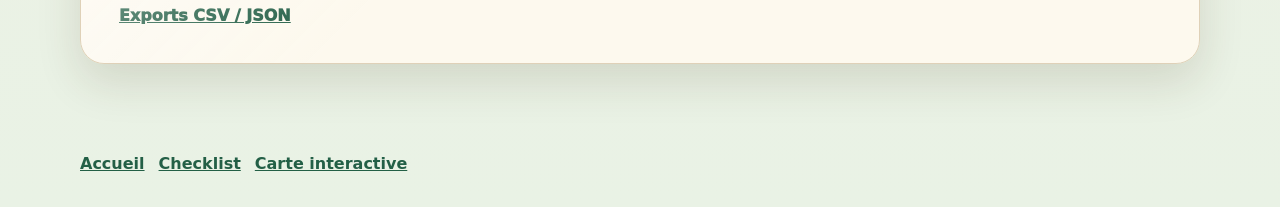
<file: sources.html>
<!doctype html>
<html lang="fr">
<head>
  <meta charset="utf-8">
  <meta name="viewport" content="width=device-width, initial-scale=1, viewport-fit=cover">
  <meta name="theme-color" content="#07121f">
  <title>Sources — Minishoot Guide FR</title>
  <link rel="stylesheet" href="assets/site.css">
  <link rel="stylesheet" href="assets/site-extra.css">
</head>
<body>
  <div class="page-glow" aria-hidden="true"></div>
  <header class="site-header"><a class="logo" href="index.html"><span></span>Minishoot Guide</a><button class="menu-button" type="button" aria-label="Menu" aria-expanded="false">☰</button><nav class="site-nav"><a href="index.html">Accueil</a><a href="guide.html">Guide</a><a href="checklist.html">Checklist</a><a href="collectibles.html">Collectibles</a><a href="depannage.html">Dépannage</a><a class="active" href="sources.html">Sources</a></nav></header>
  <main>
    <section class="page-hero reveal"><p class="tag">Référence</p><h1>Carte, sources et données.</h1><p>La carte interactive est la base absolue. Les autres sources expliquent les chemins, conditions et pièges.</p></section>
    <section class="section reveal"><div class="source-ranks">
      <article class="rank-one"><b>1</b><h2>Carte interactive</h2><p>Fait foi pour les objets placés, coordonnées, catégories et quantités.</p><a class="button primary" href="https://minishoot-map.github.io/" target="_blank" rel="noreferrer">Ouvrir la carte</a></article>
      <article><b>2</b><h2>Guide YAL</h2><p>Progression, accès, donjons, courses, finale et extras.</p><a href="https://github.com/YAL-Game-Things/Minishoot-Adventures-Guide" target="_blank" rel="noreferrer">Voir la source</a></article>
      <article><b>3</b><h2>Steam / Reddit / vidéos</h2><p>Cas joueurs : modules manquants, Family Home, Wounded Heart, course #2.</p></article>
      <article><b>4</b><h2>Succès</h2><p>NationHive et TrueSteamAchievements pour noms et objectifs.</p></article>
    </div></section>
    <section class="section reveal">
      <div class="section-title">
        <p class="tag">Confiance</p>
        <h2>Quelle source croire selon le besoin ?</h2>
      </div>
      <div class="data-list">
        <article><strong>Emplacement exact</strong><span>Carte interactive et données extraites de la carte. C’est la source la plus forte pour les coordonnées, catégories et quantités.</span></article>
        <article><strong>Chemin et accès</strong><span>Guide YAL / YellowAfterlife, guides Steam et walkthroughs. Ils expliquent mieux les retours, murs cachés et accès non évidents.</span></article>
        <article><strong>Blocage joueur</strong><span>Discussions Steam et Reddit. Utile pour les bugs, course #2, Family Home, Wounded Heart ou objets qui semblent absents.</span></article>
        <article><strong>Succès</strong><span>NationHive, TrueSteamAchievements et retours joueurs. À croiser avec le jeu si le nom FR diffère.</span></article>
      </div>
    </section>
    <section class="section reveal">
      <div class="section-title">
        <p class="tag">Liens utiles</p>
        <h2>Ressources externes triées par usage</h2>
      </div>
      <div class="info-grid stagger">
        <article class="info-card">
          <h3>Guide écrit illustré</h3>
          <p>Le guide Steam “Where's everything” reste la meilleure ressource communautaire écrite pour secrets, races et progression.</p>
          <a href="https://steamcommunity.com/sharedfiles/filedetails/?id=3448008054" target="_blank" rel="noreferrer">Ouvrir</a>
        </article>
        <article class="info-card">
          <h3>Walkthrough complet</h3>
          <p>Le run vidéo complet sert de vérification visuelle quand une zone reste floue ou qu’un accès paraît douteux.</p>
          <a href="https://www.youtube.com/watch?v=sx8w5RGAGAI" target="_blank" rel="noreferrer">Regarder</a>
        </article>
        <article class="info-card">
          <h3>Hub Steam Guides</h3>
          <p>Pratique pour retrouver rapidement les autres guides, vidéos ou cas spécialisés sans quitter l’écosystème Steam.</p>
          <a href="https://steamcommunity.com/app/1634860/guides/" target="_blank" rel="noreferrer">Parcourir</a>
        </article>
        <article class="info-card">
          <h3>GameMappers</h3>
          <p>Bonne carte alternative orientée exploration si tu veux un second avis sur les zones ou trajets de nettoyage.</p>
          <a href="https://gamemappers.com/minishoot-adventures-map/" target="_blank" rel="noreferrer">Ouvrir</a>
        </article>
        <article class="info-card">
          <h3>Speedrun</h3>
          <p>Pour comparer les routes efficaces, les resources speedrun donnent de bons repères de mouvement et de circulation.</p>
          <a href="https://www.speedrun.com/Minishoot/guides" target="_blank" rel="noreferrer">Voir les guides</a>
        </article>
        <article class="info-card">
          <h3>Fiche officielle</h3>
          <p>Source propre pour les infos de base: langues, studio, plateforme, tags et captures officielles du jeu.</p>
          <a href="https://store.steampowered.com/app/1634860/Minishoot_Adventures/" target="_blank" rel="noreferrer">Voir Steam</a>
        </article>
      </div>
    </section>
    <section class="section reveal">
      <div class="section-title">
        <p class="tag">Threads ciblés</p>
        <h2>Liens directs pour les problèmes fréquents</h2>
      </div>
      <div class="link-stack source-links">
        <a href="https://steamcommunity.com/app/1634860/discussions/0/4362373279646124209/" target="_blank" rel="noreferrer">Course #2 / Second race location</a>
        <a href="https://steamcommunity.com/app/1634860/discussions/0/4333105405780768060/" target="_blank" rel="noreferrer">Emplacements de courses et races manquantes</a>
        <a href="https://steamcommunity.com/app/1634860/discussions/0/596262791801817488/" target="_blank" rel="noreferrer">Module manquant / Family Home</a>
        <a href="https://www.reddit.com/r/metroidvania/comments/1t5kx1p/minishoot_adventures_help_finding_last_race/" target="_blank" rel="noreferrer">Dernière race manquante</a>
        <a href="https://www.reddit.com/r/metroidvania/comments/1rua27u/minishoot_adventures_final_heart_fragment/" target="_blank" rel="noreferrer">Fragment de cœur final manquant</a>
      </div>
    </section>
    <section class="section reveal"><h2>Pages techniques</h2><div class="link-stack"><a href="docs/sources-et-verification.md">Sources détaillées Markdown</a><a href="docs/donnees-techniques.md">Données techniques Markdown</a><a href="data/README.md">Exports CSV / JSON</a></div></section>
  </main>
  <footer class="site-footer"><a href="index.html">Accueil</a><a href="checklist.html">Checklist</a><a href="https://minishoot-map.github.io/" target="_blank" rel="noreferrer">Carte interactive</a></footer>
  <script src="assets/site.js" defer></script>
</body>
</html>
</file>
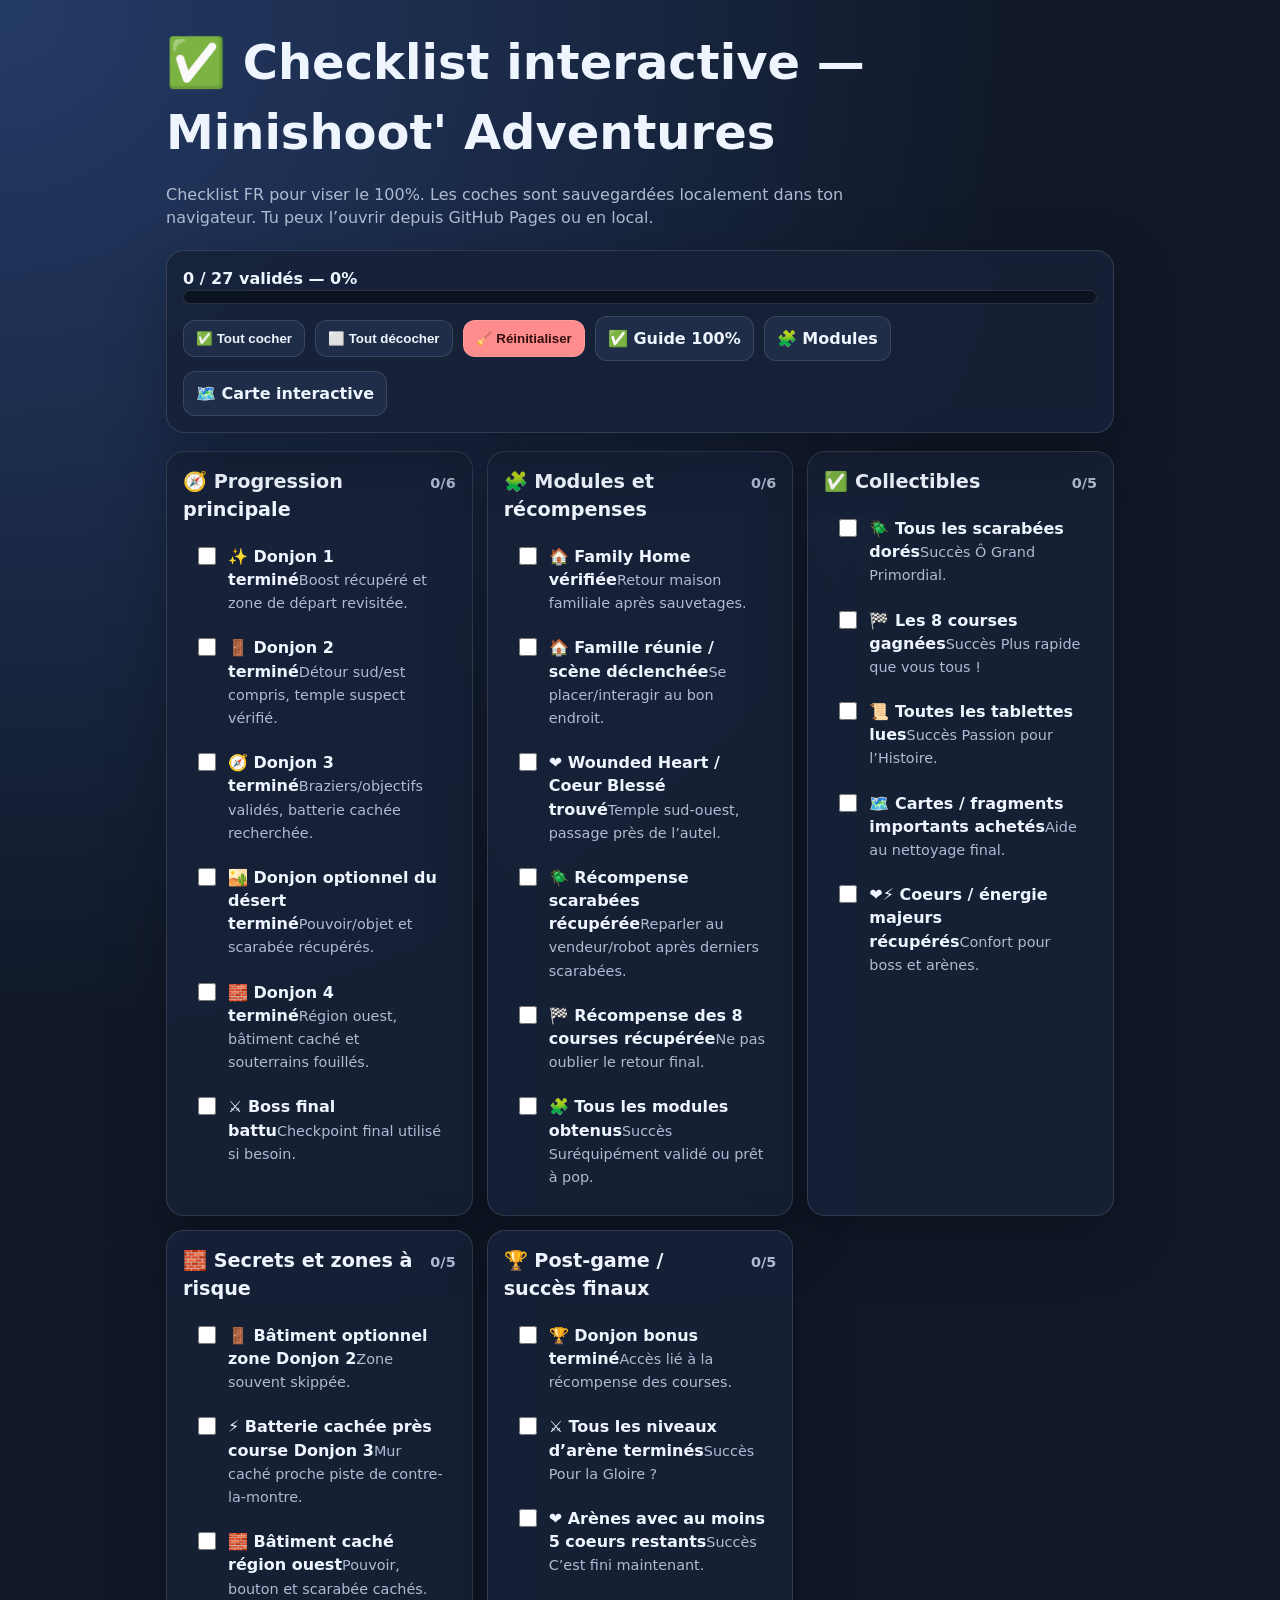
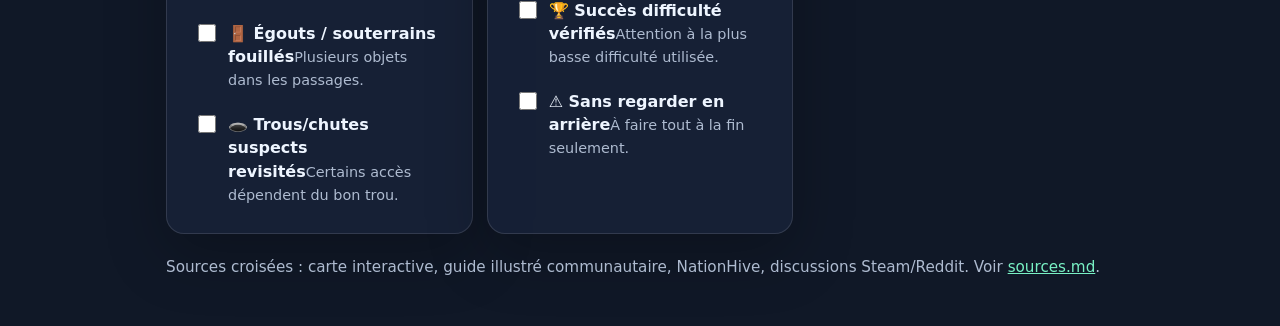
<file: docs/checklist-interactive.html>
<!doctype html>
<html lang="fr">
<head>
  <meta charset="utf-8">
  <meta name="viewport" content="width=device-width, initial-scale=1">
  <title>✅ Checklist interactive — Minishoot' Adventures FR</title>
  <style>
    :root {
      --bg: #101827;
      --panel: #172238;
      --panel-2: #1f2d48;
      --text: #eef5ff;
      --muted: #aebbd0;
      --accent: #78f0c4;
      --accent-2: #7aa8ff;
      --danger: #ff8c8c;
      --border: rgba(255,255,255,.12);
    }
    * { box-sizing: border-box; }
    body {
      margin: 0;
      font-family: ui-sans-serif, system-ui, -apple-system, BlinkMacSystemFont, "Segoe UI", sans-serif;
      background: radial-gradient(circle at top left, #243b67, var(--bg) 45%);
      color: var(--text);
      line-height: 1.45;
    }
    main { max-width: 980px; margin: 0 auto; padding: 28px 16px 48px; }
    header { margin-bottom: 20px; }
    h1 { margin: 0 0 8px; font-size: clamp(1.8rem, 4vw, 3rem); }
    h2 { margin: 0; font-size: 1.2rem; }
    a { color: var(--accent); }
    .sub { color: var(--muted); max-width: 760px; }
    .toolbar, section {
      background: rgba(23,34,56,.88);
      border: 1px solid var(--border);
      border-radius: 18px;
      box-shadow: 0 20px 60px rgba(0,0,0,.25);
    }
    .toolbar { padding: 16px; margin: 18px 0; position: sticky; top: 0; z-index: 3; backdrop-filter: blur(10px); }
    .progress-wrap { height: 14px; background: #0b1220; border-radius: 99px; overflow: hidden; border: 1px solid var(--border); }
    .progress-bar { height: 100%; width: 0%; background: linear-gradient(90deg, var(--accent), var(--accent-2)); transition: width .2s ease; }
    .toolbar-row { display: flex; flex-wrap: wrap; align-items: center; gap: 10px; margin-top: 12px; }
    button, .link-button {
      border: 1px solid var(--border);
      background: var(--panel-2);
      color: var(--text);
      padding: 10px 12px;
      border-radius: 12px;
      cursor: pointer;
      font-weight: 700;
      text-decoration: none;
      display: inline-flex;
      align-items: center;
      gap: 6px;
    }
    button:hover, .link-button:hover { border-color: var(--accent); }
    button.danger { color: #341010; background: var(--danger); }
    .grid { display: grid; grid-template-columns: repeat(auto-fit, minmax(280px, 1fr)); gap: 14px; }
    section { padding: 16px; }
    section h2 { display: flex; justify-content: space-between; gap: 10px; align-items: baseline; margin-bottom: 10px; }
    .count { color: var(--muted); font-size: .9rem; }
    label {
      display: grid;
      grid-template-columns: 24px 1fr;
      gap: 10px;
      padding: 10px;
      border-radius: 12px;
      border: 1px solid transparent;
    }
    label:hover { background: rgba(255,255,255,.04); border-color: var(--border); }
    input[type="checkbox"] { width: 18px; height: 18px; margin-top: 2px; accent-color: var(--accent); }
    .item-title { font-weight: 700; }
    .item-note { color: var(--muted); font-size: .9rem; margin-top: 2px; }
    .done .item-title { text-decoration: line-through; color: var(--muted); }
    footer { color: var(--muted); margin-top: 22px; font-size: .95rem; }
    @media print {
      body { background: white; color: black; }
      .toolbar { position: static; }
      button, .link-button { display: none; }
      section, .toolbar { box-shadow: none; border-color: #ccc; }
      .sub, .item-note, footer, .count { color: #444; }
    }
  </style>
</head>
<body>
  <main>
    <header>
      <h1>✅ Checklist interactive — Minishoot' Adventures</h1>
      <p class="sub">Checklist FR pour viser le 100%. Les coches sont sauvegardées localement dans ton navigateur. Tu peux l’ouvrir depuis GitHub Pages ou en local.</p>
    </header>

    <div class="toolbar" aria-live="polite">
      <strong id="summary">0 / 0 validés</strong>
      <div class="progress-wrap" aria-label="Progression"><div class="progress-bar" id="bar"></div></div>
      <div class="toolbar-row">
        <button id="checkAll">✅ Tout cocher</button>
        <button id="uncheckAll">⬜ Tout décocher</button>
        <button id="reset" class="danger">🧹 Réinitialiser</button>
        <a class="link-button" href="100-percent.md">✅ Guide 100%</a>
        <a class="link-button" href="modules.md">🧩 Modules</a>
        <a class="link-button" href="https://minishoot-map.github.io/">🗺️ Carte interactive</a>
      </div>
    </div>

    <div class="grid" id="checklist"></div>

    <footer>
      Sources croisées : carte interactive, guide illustré communautaire, NationHive, discussions Steam/Reddit. Voir <a href="sources.md">sources.md</a>.
    </footer>
  </main>

  <script>
    const STORAGE_KEY = 'minishoot-guide-fr-checklist-v1';
    const groups = [
      {
        title: '🧭 Progression principale',
        items: [
          ['d1', '✨ Donjon 1 terminé', 'Boost récupéré et zone de départ revisitée.'],
          ['d2', '🚪 Donjon 2 terminé', 'Détour sud/est compris, temple suspect vérifié.'],
          ['d3', '🧭 Donjon 3 terminé', 'Braziers/objectifs validés, batterie cachée recherchée.'],
          ['desert', '🏜️ Donjon optionnel du désert terminé', 'Pouvoir/objet et scarabée récupérés.'],
          ['d4', '🧱 Donjon 4 terminé', 'Région ouest, bâtiment caché et souterrains fouillés.'],
          ['finalBoss', '⚔️ Boss final battu', 'Checkpoint final utilisé si besoin.']
        ]
      },
      {
        title: '🧩 Modules et récompenses',
        items: [
          ['familyHome', '🏠 Family Home vérifiée', 'Retour maison familiale après sauvetages.'],
          ['familyScene', '🏠 Famille réunie / scène déclenchée', 'Se placer/interagir au bon endroit.'],
          ['woundedHeart', '❤️ Wounded Heart / Coeur Blessé trouvé', 'Temple sud-ouest, passage près de l’autel.'],
          ['beetleReward', '🪲 Récompense scarabées récupérée', 'Reparler au vendeur/robot après derniers scarabées.'],
          ['raceReward', '🏁 Récompense des 8 courses récupérée', 'Ne pas oublier le retour final.'],
          ['allModules', '🧩 Tous les modules obtenus', 'Succès Suréquipément validé ou prêt à pop.']
        ]
      },
      {
        title: '✅ Collectibles',
        items: [
          ['allBeetles', '🪲 Tous les scarabées dorés', 'Succès Ô Grand Primordial.'],
          ['allRaces', '🏁 Les 8 courses gagnées', 'Succès Plus rapide que vous tous !'],
          ['allTablets', '📜 Toutes les tablettes lues', 'Succès Passion pour l’Histoire.'],
          ['mapsBought', '🗺️ Cartes / fragments importants achetés', 'Aide au nettoyage final.'],
          ['heartsEnergy', '❤️⚡ Coeurs / énergie majeurs récupérés', 'Confort pour boss et arènes.']
        ]
      },
      {
        title: '🧱 Secrets et zones à risque',
        items: [
          ['d2Optional', '🚪 Bâtiment optionnel zone Donjon 2', 'Zone souvent skippée.'],
          ['d3Battery', '⚡ Batterie cachée près course Donjon 3', 'Mur caché proche piste de contre-la-montre.'],
          ['westBuilding', '🧱 Bâtiment caché région ouest', 'Pouvoir, bouton et scarabée cachés.'],
          ['sewers', '🚪 Égouts / souterrains fouillés', 'Plusieurs objets dans les passages.'],
          ['fallHoles', '🕳️ Trous/chutes suspects revisités', 'Certains accès dépendent du bon trou.']
        ]
      },
      {
        title: '🏆 Post-game / succès finaux',
        items: [
          ['bonusDungeon', '🏆 Donjon bonus terminé', 'Accès lié à la récompense des courses.'],
          ['arenaAll', '⚔️ Tous les niveaux d’arène terminés', 'Succès Pour la Gloire ?'],
          ['arenaFiveHearts', '❤️ Arènes avec au moins 5 coeurs restants', 'Succès C’est fini maintenant.'],
          ['difficulty', '🏆 Succès difficulté vérifiés', 'Attention à la plus basse difficulté utilisée.'],
          ['withoutLookingBack', '⚠️ Sans regarder en arrière', 'À faire tout à la fin seulement.']
        ]
      }
    ];

    const saved = JSON.parse(localStorage.getItem(STORAGE_KEY) || '{}');
    const root = document.getElementById('checklist');

    function render() {
      root.innerHTML = '';
      for (const group of groups) {
        const section = document.createElement('section');
        const checkedCount = group.items.filter(([id]) => saved[id]).length;
        section.innerHTML = `<h2><span>${group.title}</span><span class="count">${checkedCount}/${group.items.length}</span></h2>`;
        for (const [id, title, note] of group.items) {
          const label = document.createElement('label');
          if (saved[id]) label.classList.add('done');
          label.innerHTML = `
            <input type="checkbox" data-id="${id}" ${saved[id] ? 'checked' : ''}>
            <span><span class="item-title">${title}</span><span class="item-note">${note}</span></span>
          `;
          section.appendChild(label);
        }
        root.appendChild(section);
      }
      updateProgress();
    }

    function updateProgress() {
      const total = groups.flatMap(g => g.items).length;
      const done = groups.flatMap(g => g.items).filter(([id]) => saved[id]).length;
      const pct = total ? Math.round(done / total * 100) : 0;
      document.getElementById('summary').textContent = `${done} / ${total} validés — ${pct}%`;
      document.getElementById('bar').style.width = pct + '%';
    }

    root.addEventListener('change', (event) => {
      const id = event.target.dataset.id;
      if (!id) return;
      saved[id] = event.target.checked;
      localStorage.setItem(STORAGE_KEY, JSON.stringify(saved));
      render();
    });

    document.getElementById('checkAll').addEventListener('click', () => {
      for (const [id] of groups.flatMap(g => g.items)) saved[id] = true;
      localStorage.setItem(STORAGE_KEY, JSON.stringify(saved));
      render();
    });
    document.getElementById('uncheckAll').addEventListener('click', () => {
      for (const [id] of groups.flatMap(g => g.items)) saved[id] = false;
      localStorage.setItem(STORAGE_KEY, JSON.stringify(saved));
      render();
    });
    document.getElementById('reset').addEventListener('click', () => {
      if (!confirm('Réinitialiser toute la checklist ?')) return;
      localStorage.removeItem(STORAGE_KEY);
      for (const key of Object.keys(saved)) delete saved[key];
      render();
    });

    render();
  </script>
</body>
</html>
</file>
<file: assets/site.css>
:root{color-scheme:light;--bg:#f4efe4;--paper:#fffaf0;--paper2:#fff3d8;--ink:#15202b;--muted:#607082;--line:#dfd1b8;--forest:#2f7d57;--forest2:#235f46;--sky:#4a9fd8;--sand:#f3c66b;--coral:#ef7f62;--blue:#2d6ca3;--shadow:0 18px 45px rgba(63,47,24,.14);--r:24px;--rs:16px}*{box-sizing:border-box}html{scroll-behavior:smooth}body{margin:0;min-height:100vh;font-family:ui-sans-serif,system-ui,-apple-system,BlinkMacSystemFont,"Segoe UI",sans-serif;color:var(--ink);background:var(--bg);background-image:radial-gradient(circle at 12% 10%,rgba(74,159,216,.18),transparent 26%),radial-gradient(circle at 90% 2%,rgba(47,125,87,.16),transparent 24%),linear-gradient(180deg,#fff7e7 0,#f4efe4 48%,#e9f2e5 100%)}a{color:inherit}button,input{font:inherit}.page-glow{position:fixed;inset:0;pointer-events:none;background-image:linear-gradient(rgba(47,125,87,.08) 1px,transparent 1px),linear-gradient(90deg,rgba(47,125,87,.08) 1px,transparent 1px);background-size:46px 46px;mask-image:linear-gradient(#000,transparent 82%);opacity:.45}.site-header{position:sticky;top:0;z-index:50;display:flex;align-items:center;gap:16px;max-width:1180px;margin:0 auto;padding:14px clamp(16px,3vw,30px);backdrop-filter:blur(14px)}.site-header:before{content:"";position:fixed;inset:0 0 auto;height:78px;background:linear-gradient(180deg,rgba(255,250,240,.94),rgba(255,250,240,0));z-index:-1}.logo{display:flex;align-items:center;gap:10px;text-decoration:none;font-weight:950;color:var(--forest2)}.logo span{width:34px;height:34px;border-radius:12px;background:var(--forest);box-shadow:inset 0 -5px 0 rgba(0,0,0,.12);position:relative}.logo span:after{content:"";position:absolute;left:10px;top:8px;width:14px;height:14px;transform:rotate(45deg);border-radius:4px;background:var(--sand)}.site-nav{margin-left:auto;display:flex;gap:4px;padding:5px;border:1px solid var(--line);border-radius:18px;background:rgba(255,250,240,.78);box-shadow:0 8px 24px rgba(63,47,24,.08)}.site-nav a{text-decoration:none;color:var(--muted);font-weight:850;font-size:.92rem;padding:10px 12px;border-radius:13px}.site-nav a:hover,.site-nav a.active{color:white;background:var(--forest)}.menu-button{display:none;margin-left:auto;width:44px;height:44px;border:1px solid var(--line);border-radius:14px;background:var(--paper);color:var(--forest2)}main{max-width:1180px;margin:0 auto;padding:18px clamp(16px,3vw,30px) 70px}.hero-shell{display:grid;grid-template-columns:1fr .82fr;gap:18px;min-height:calc(100vh - 120px);align-items:stretch}.hero-content,.section,.page-hero{border:1px solid var(--line);background:rgba(255,250,240,.88);border-radius:var(--r);box-shadow:var(--shadow);position:relative;overflow:hidden}.hero-content{padding:clamp(28px,6vw,64px);display:flex;flex-direction:column;justify-content:center}.hero-content:after,.section:after,.page-hero:after{content:"";position:absolute;inset:0;border-radius:inherit;background:linear-gradient(135deg,rgba(255,255,255,.65),transparent 34%);pointer-events:none;opacity:.7}.tag{margin:0 0 12px;color:var(--forest);text-transform:uppercase;letter-spacing:.13em;font-weight:950;font-size:.76rem}h1,h2,h3,p{margin-top:0}h1{font-size:clamp(2.55rem,7.2vw,6.2rem);line-height:.92;letter-spacing:-.07em;margin-bottom:18px;color:#12202d}h2{font-size:clamp(1.65rem,3.7vw,3rem);line-height:1;letter-spacing:-.045em;margin-bottom:12px;color:#15202b}h3{margin-bottom:8px}.hero-text,.page-hero p,.section p{color:#475769;line-height:1.65}.hero-text{max-width:660px;font-size:clamp(1.05rem,2vw,1.28rem)}.hero-actions,.actions{display:flex;flex-wrap:wrap;gap:10px;margin-top:22px}.button,button{display:inline-flex;align-items:center;justify-content:center;border:1px solid var(--line);border-radius:15px;padding:12px 15px;background:white;color:var(--ink);text-decoration:none;font-weight:950;cursor:pointer;box-shadow:0 8px 20px rgba(63,47,24,.08);transition:.18s ease}.button:hover,button:hover{transform:translateY(-2px);border-color:var(--forest);box-shadow:0 14px 28px rgba(47,125,87,.14)}.button.primary{position:relative;overflow:hidden;background:var(--forest);color:white;border-color:var(--forest)}.button.primary:after{content:"";position:absolute;inset:-40% auto -40% -55%;width:45%;background:linear-gradient(90deg,transparent,rgba(255,255,255,.65),transparent);transform:skewX(-18deg);animation:buttonShine 3.2s ease-in-out infinite}.button.ghost{background:var(--paper2);color:var(--forest2)}button.danger{background:#fff1eb;color:#963d2f;border-color:#f2b09e}.game-showcase{padding:20px;display:grid;grid-template-rows:1fr auto;gap:14px;background:#fdf4dd;border:1px solid var(--line);border-radius:var(--r);box-shadow:var(--shadow);position:relative;overflow:hidden}.game-showcase:after{content:"";position:absolute;inset:0;border-radius:inherit;background:linear-gradient(135deg,rgba(255,255,255,.45),transparent 35%);pointer-events:none}.screenshot-stack{position:relative;min-height:390px;border:2px solid #d7c49f;border-radius:22px;overflow:hidden;background:#1b2b32;box-shadow:inset 0 0 0 8px rgba(255,250,240,.18)}.shot{position:absolute;inset:0;width:100%;height:100%;object-fit:cover;opacity:0;transform:scale(1.08);animation:imageCycle 12s infinite ease-in-out}.shot-a{animation-delay:0s}.shot-b{animation-delay:4s}.shot-c{animation-delay:8s}.screenshot-stack:before{content:"";position:absolute;inset:0;z-index:3;background:linear-gradient(180deg,rgba(0,0,0,.02),rgba(0,0,0,.32));pointer-events:none}.screenshot-stack:after{content:"";position:absolute;left:-40%;top:0;z-index:5;width:32%;height:100%;background:linear-gradient(90deg,transparent,rgba(255,255,255,.45),transparent);transform:skewX(-18deg);animation:screenShine 3.4s ease-in-out infinite}.player-ship{position:absolute;z-index:8;left:12%;top:72%;width:88px;height:62px;filter:drop-shadow(0 10px 14px rgba(0,0,0,.35));animation:shipTravel 6.5s ease-in-out infinite;transform-origin:center}.player-ship svg{width:100%;height:100%;display:block;filter:drop-shadow(0 8px 6px rgba(0,0,0,.25))}.player-ship i{position:absolute;left:-7px;top:26px;width:18px;height:10px;border-radius:50%;background:#bfffff;box-shadow:-10px 0 18px #6ef0f3,-20px 0 24px rgba(110,240,243,.65);animation:enginePulse .22s linear infinite}.bullet{position:absolute;z-index:7;width:28px;height:7px;border-radius:999px;background:#8ff5ff;box-shadow:0 0 12px #8ff5ff,0 0 20px rgba(143,245,255,.5);opacity:0}.bullet-1{animation:bulletOne 1.1s linear infinite}.bullet-2{animation:bulletTwo 1.1s linear infinite .18s}.bullet-3{animation:bulletThree 1.1s linear infinite .36s}.impact{position:absolute;z-index:7;width:30px;height:30px;border-radius:50%;opacity:0;background:radial-gradient(circle,#fff 0 12%,#8ff5ff 13% 35%,transparent 38%);filter:drop-shadow(0 0 10px #8ff5ff)}.impact-1{left:75%;top:43%;animation:impactPop 1.1s linear infinite .72s}.impact-2{left:69%;top:57%;animation:impactPop 1.1s linear infinite .94s}.enemy-sprite{position:absolute;z-index:7;width:58px;height:58px;display:grid;place-items:center;filter:drop-shadow(0 12px 12px rgba(0,0,0,.35));animation:enemyWobble 2.2s ease-in-out infinite}.enemy-sprite:before{content:"";position:absolute;inset:-9px;border-radius:50%;background:radial-gradient(circle,rgba(255,116,77,.28),transparent 62%);box-shadow:0 0 0 2px rgba(255,255,255,.55),0 0 22px rgba(255,99,69,.35);animation:targetPulse 1.25s ease-in-out infinite}.enemy-sprite img{position:relative;z-index:1;max-width:100%;max-height:100%;object-fit:contain;image-rendering:auto}.enemy-sprite i{position:absolute;inset:-11px;border-radius:50%;border:2px dashed rgba(255,139,78,.65);animation:spin 4s linear infinite}.enemy-1{right:18%;top:38%}.enemy-2{right:31%;bottom:25%;animation-delay:.6s}.map-picto{position:absolute;z-index:9;width:34px;height:34px;object-fit:contain;background:white;border:2px solid #fff;border-radius:12px;box-shadow:0 10px 18px rgba(0,0,0,.22);animation:pictoFloat 2.4s ease-in-out infinite}.picto-module{left:22%;top:25%}.picto-scarab{right:20%;bottom:17%;animation-delay:.4s}.picto-race{right:30%;top:18%;animation-delay:.8s}.mission-card{position:relative;z-index:1;border:1px solid var(--line);border-radius:20px;padding:17px;background:white}.mission-card span,.mission-card small{color:var(--muted)}.mission-card strong{display:block;font-size:1.35rem;margin:4px 0}.metric-strip{display:grid;grid-template-columns:repeat(6,1fr);gap:12px;margin:20px 0}.metric-strip article{background:white;border:1px solid var(--line);border-radius:18px;padding:16px;text-align:center;box-shadow:0 10px 24px rgba(63,47,24,.08)}.metric-strip strong{display:block;font-size:2.25rem;color:var(--forest);line-height:1}.metric-strip span{color:var(--muted);font-weight:850}.section,.page-hero{padding:clamp(22px,4vw,38px);margin:20px 0}.section-title{margin-bottom:18px}.tile-grid{display:grid;grid-template-columns:repeat(4,1fr);gap:14px}.tile{min-height:168px;background:white;border:1px solid var(--line);border-radius:20px;padding:18px;text-decoration:none;box-shadow:0 10px 24px rgba(63,47,24,.07);transition:.18s ease}.tile:hover{transform:translateY(-6px) rotate(-.4deg);border-color:var(--forest)}.tile:hover .icon{animation:iconBounce .55s ease both}.tile.large{grid-column:span 2}.tile.accent{background:#e9f6ed;border-color:#b9dec5}.tile .icon,.collection-grid .icon{width:42px;height:42px;object-fit:contain;image-rendering:auto}.tile p{margin:0;color:var(--muted)}.split{display:grid;grid-template-columns:.9fr 1.1fr;gap:24px;align-items:center}.method-list,.link-stack{display:grid;gap:10px}.method-list article,.route-list article,.collection-grid article,.problem-grid article,.source-ranks article{background:white;border:1px solid var(--line);border-radius:18px;padding:18px}.method-list article{display:grid;grid-template-columns:44px 1fr;gap:12px;align-items:center}.method-list b,.route-list b,.source-ranks b{display:grid;place-items:center;width:44px;height:44px;border-radius:14px;background:var(--sand);color:#2f2a19}.route-list{display:grid;gap:14px}.route-list article{display:grid;grid-template-columns:56px 1fr;gap:16px}.route-list p{margin:0;color:var(--muted)}.progress-panel{background:white;border:1px solid var(--line);border-radius:20px;padding:18px;margin-bottom:16px}.progress-panel>div:first-child{display:flex;justify-content:space-between;align-items:end;gap:12px;margin-bottom:10px}.progress-panel strong{font-size:2rem;color:var(--forest)}.progress-panel span{color:var(--muted)}.progress{height:16px;border:1px solid var(--line);border-radius:999px;background:#f1e7d4;overflow:hidden;margin-bottom:14px}.progress span{display:block;height:100%;width:0;background:linear-gradient(90deg,var(--forest),var(--sky));transition:width .25s ease}.checklist-grid{display:grid;grid-template-columns:repeat(2,1fr);gap:14px}.check-group{background:white;border:1px solid var(--line);border-radius:20px;overflow:hidden}.check-group summary{display:flex;justify-content:space-between;gap:10px;padding:16px;cursor:pointer;font-weight:950}.check-group summary::-webkit-details-marker{display:none}.group-count{color:var(--muted)}.check-list{padding:0 10px 12px}.check-item{display:grid;grid-template-columns:28px 1fr;gap:10px;padding:10px;border-radius:14px}.check-item:hover{background:#f6f0e4}.check-item input{width:20px;height:20px;accent-color:var(--forest)}.check-item small{display:block;color:var(--muted);margin-top:3px}.check-item.done span{text-decoration:line-through;color:var(--muted)}.collection-grid,.problem-grid,.source-ranks{display:grid;grid-template-columns:repeat(2,1fr);gap:14px}.collection-grid article a,.problem-grid article a,.source-ranks article a,.link-stack a{color:var(--forest2);font-weight:950}.filter-list{display:flex;flex-wrap:wrap;gap:10px;margin:14px 0 20px}.filter-list b{border:1px solid var(--line);border-radius:999px;padding:10px 12px;background:white}.search-box{display:grid;gap:8px}.search-box label{color:var(--muted);font-weight:950}.search-box input{width:100%;border:1px solid var(--line);border-radius:16px;padding:15px;background:white;color:var(--ink);outline:none}.search-box input:focus{border-color:var(--forest)}.results{display:grid;gap:10px;margin-top:14px}.result{display:block;background:white;border:1px solid var(--line);border-radius:16px;padding:14px;text-decoration:none}.result span{display:block;color:var(--muted);margin-top:3px}.rank-one{grid-column:span 2;background:#e9f6ed!important}.site-footer{max-width:1180px;margin:0 auto;padding:0 clamp(16px,3vw,30px) 34px;display:flex;flex-wrap:wrap;gap:14px;color:var(--muted)}.site-footer a{color:var(--forest2);font-weight:850}.reveal{opacity:0;transform:translateY(18px) scale(.985);transition:opacity .55s ease,transform .55s cubic-bezier(.2,.8,.2,1)}.reveal.visible{opacity:1;transform:none}.stagger>*{opacity:0;transform:translateY(16px);animation:staggerIn .62s cubic-bezier(.2,.8,.2,1) forwards}.stagger>*:nth-child(1){animation-delay:.05s}.stagger>*:nth-child(2){animation-delay:.12s}.stagger>*:nth-child(3){animation-delay:.19s}.stagger>*:nth-child(4){animation-delay:.26s}.stagger>*:nth-child(5){animation-delay:.33s}.stagger>*:nth-child(6){animation-delay:.40s}.stagger>*:nth-child(7){animation-delay:.47s}.stagger>*:nth-child(8){animation-delay:.54s}@keyframes imageCycle{0%,8%{opacity:0;transform:scale(1.08)}12%,30%{opacity:1;transform:scale(1)}38%,100%{opacity:0;transform:scale(1.03)}}@keyframes screenShine{0%,45%{left:-45%}100%{left:120%}}@keyframes shipTravel{0%,100%{left:10%;top:72%;transform:rotate(6deg) scale(1)}28%{left:42%;top:43%;transform:rotate(-10deg) scale(1.03)}62%{left:72%;top:55%;transform:rotate(8deg) scale(1)}}@keyframes bulletOne{0%{left:22%;top:68%;opacity:0}12%{opacity:1}70%{left:76%;top:44%;opacity:1}100%{left:84%;top:40%;opacity:0}}@keyframes bulletTwo{0%{left:23%;top:72%;opacity:0}12%{opacity:1}70%{left:70%;top:58%;opacity:1}100%{left:80%;top:63%;opacity:0}}@keyframes bulletThree{0%{left:20%;top:65%;opacity:0}12%{opacity:1}70%{left:66%;top:35%;opacity:1}100%{left:76%;top:31%;opacity:0}}@keyframes impactPop{0%,62%{opacity:0;transform:scale(.2)}72%{opacity:1;transform:scale(1.15)}100%{opacity:0;transform:scale(1.8)}}@keyframes enemyWobble{0%,100%{transform:translateY(0) rotate(0) scale(1)}50%{transform:translateY(-8px) rotate(6deg) scale(1.08)}}@keyframes targetPulse{0%,100%{transform:scale(.92);opacity:.8}50%{transform:scale(1.18);opacity:.35}}@keyframes spin{to{transform:rotate(360deg)}}@keyframes enginePulse{50%{transform:scaleX(1.5);opacity:.65}}@keyframes pictoFloat{0%,100%{transform:translateY(0) scale(1)}50%{transform:translateY(-8px) scale(1.08)}}@keyframes iconBounce{0%{transform:translateY(0) scale(1)}45%{transform:translateY(-8px) scale(1.08)}100%{transform:translateY(0) scale(1)}}@keyframes buttonShine{0%,55%{left:-55%}100%{left:120%}}@keyframes staggerIn{to{opacity:1;transform:none}}@media(max-width:980px){.hero-shell{grid-template-columns:1fr;min-height:auto}.metric-strip{grid-template-columns:repeat(3,1fr)}.tile-grid{grid-template-columns:repeat(2,1fr)}.split,.collection-grid,.problem-grid,.source-ranks{grid-template-columns:1fr}.rank-one{grid-column:auto}.checklist-grid{grid-template-columns:1fr}}@media(max-width:720px){.menu-button{display:block}.site-nav{display:none;position:absolute;top:66px;left:16px;right:16px;flex-direction:column;align-items:stretch;background:var(--paper);border-radius:20px}.site-nav.open{display:flex}.site-nav a{text-align:center}.hero-content,.game-showcase,.section,.page-hero{border-radius:20px}.screenshot-stack{min-height:260px}.player-ship{width:42px;height:30px}.enemy{width:34px;height:34px}.map-picto{width:28px;height:28px}.metric-strip{grid-template-columns:repeat(2,1fr)}.tile-grid{grid-template-columns:1fr}.tile.large{grid-column:auto}.route-list article{grid-template-columns:1fr}h1{font-size:clamp(2.35rem,13vw,4.4rem)}}@media(prefers-reduced-motion:reduce){*,*:before,*:after{animation:none!important;transition:none!important;scroll-behavior:auto!important}.reveal,.stagger>*{opacity:1;transform:none}}
</file>
<file: assets/site-extra.css>
.info-grid,.bullet-panels,.screenshot-gallery{display:grid;grid-template-columns:repeat(2,1fr);gap:14px}
.screenshot-gallery{grid-template-columns:repeat(3,1fr)}
.info-card,.bullet-card,.screenshot-card,.detail-card,.data-list article,.race-list article{background:white;border:1px solid var(--line);border-radius:18px;box-shadow:0 10px 24px rgba(63,47,24,.07);padding:18px}
.info-card h3,.bullet-card h3,.screenshot-card figcaption{margin:0 0 8px}
.info-card p,.bullet-card li,.screenshot-card figcaption,.detail-card li,.detail-card p,.data-list span,.race-list span{color:var(--muted)}
.bullet-card ul{margin:0;padding-left:20px}
.detail-grid{display:grid;grid-template-columns:repeat(2,1fr);gap:14px}
.detail-card ul{margin:12px 0 0;padding-left:20px}
.data-list,.race-list{display:grid;gap:10px}
.data-list article{display:grid;grid-template-columns:190px 1fr;gap:14px;align-items:start}
.data-list strong,.race-list b{color:var(--forest2)}
.race-list article{display:grid;grid-template-columns:48px 1fr;gap:12px;align-items:center}
.race-list b{display:grid;place-items:center;width:42px;height:42px;border-radius:14px;background:var(--sand);color:#2f2a19}
.source-links a{background:white;border:1px solid var(--line);border-radius:16px;padding:14px;text-decoration:none}
.screenshot-card{padding:0;overflow:hidden}
.screenshot-card img{display:block;width:100%;aspect-ratio:16/9;object-fit:cover}
.screenshot-card figcaption{padding:14px 16px 16px}
.site-nav a,.button,.tile,.info-card a,.bullet-card a,.source-ranks a,.link-stack a{transition:transform .18s ease,border-color .18s ease,box-shadow .18s ease}
@media (max-width: 980px){
  .info-grid,.bullet-panels,.screenshot-gallery,.detail-grid{grid-template-columns:1fr}
  .data-list article{grid-template-columns:1fr}
}
</file>
